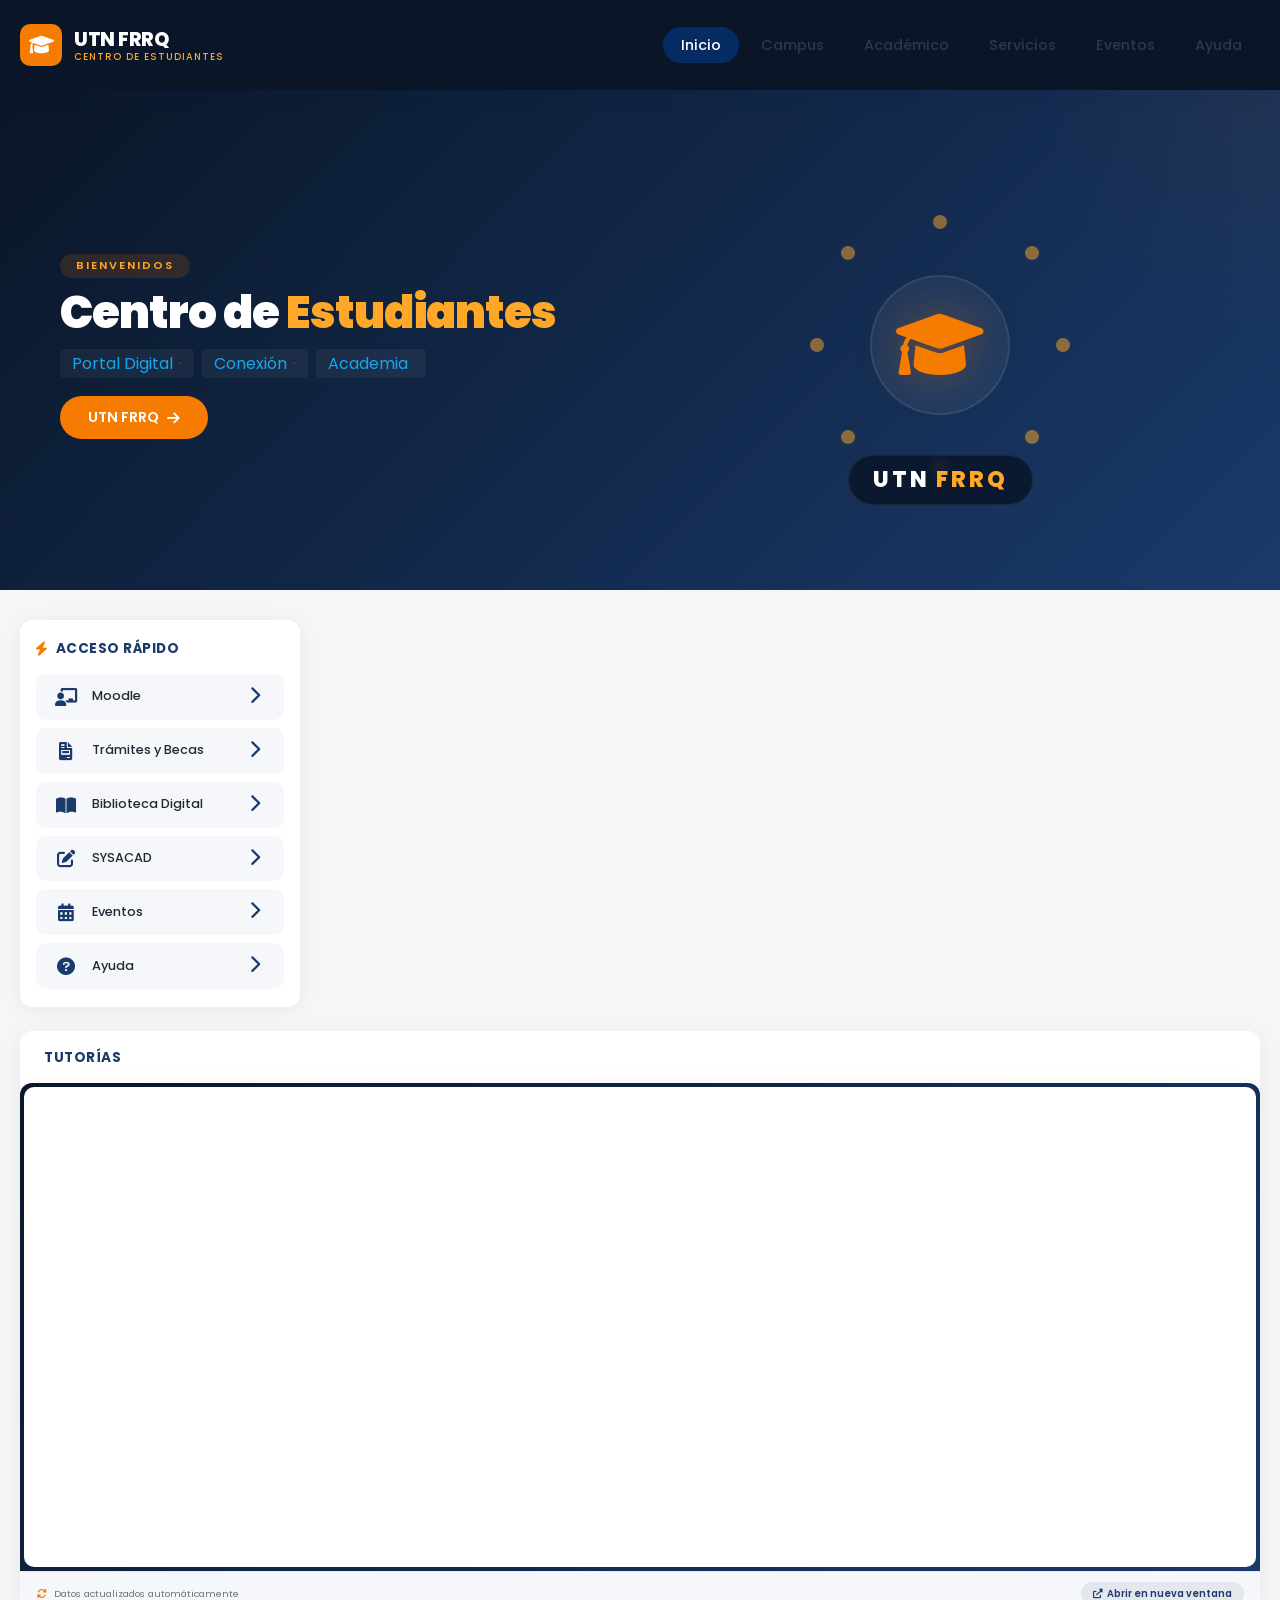
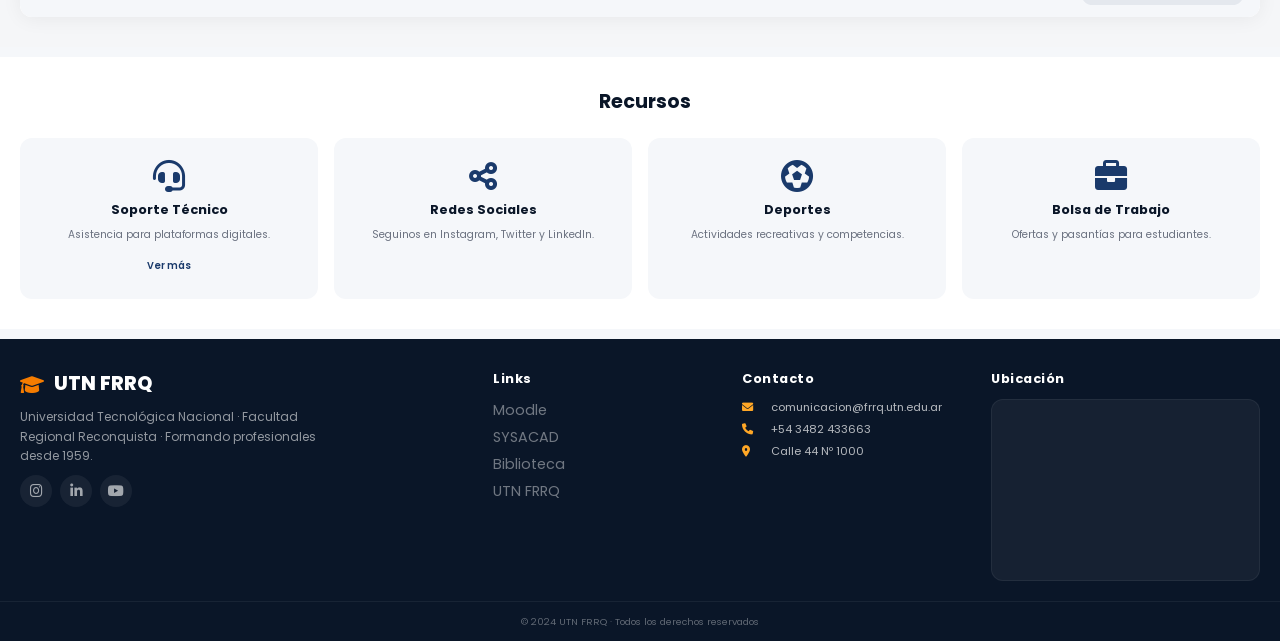
<file: index.html>
<!DOCTYPE html>
<html lang="es">
<head>
    <meta charset="UTF-8" />
    <meta name="viewport" content="width=device-width, initial-scale=1.0" />
    <title>Centro de Estudiantes FRRQ</title>
    <link rel="preconnect" href="https://fonts.googleapis.com" />
    <link rel="preconnect" href="https://fonts.gstatic.com" crossorigin />
    <link href="https://fonts.googleapis.com/css2?family=Poppins:wght@300;400;500;600;700;800;900&display=swap" rel="stylesheet" />
    <link rel="stylesheet" href="https://cdnjs.cloudflare.com/ajax/libs/font-awesome/6.0.0-beta3/css/all.min.css" />
    <link rel="stylesheet" href="css/style.css" />
    <style>
        /* ============================================
           ESTILOS PRINCIPALES - COPIADOS DE ACADEMICO.HTML
        ============================================ */
        :root {
            --azul-oscuro: #0A1628;
            --azul: #1a3a6b;
            --azul-claro: #2B5B8C;
            --naranja: #F57C00;
            --naranja-claro: #FFA726;
            --gris: #F5F7FA;
            --blanco: #FFFFFF;
            --texto: #1F2937;
            --texto-claro: #6B7280;
            --sombra: 0 2px 20px rgba(0,0,0,0.06);
            --radio: 12px;
        }

        * { margin: 0; padding: 0; box-sizing: border-box; }
        body {
            font-family: 'Poppins', sans-serif;
            background: var(--gris);
            color: var(--texto);
        }
        .container {
            max-width: 1280px;
            margin: 0 auto;
            padding: 0 20px;
        }

        /* ===== HEADER (IDÉNTICO A ACADEMICO.HTML) ===== */
        .main-header {
            background: var(--azul-oscuro);
            padding: 14px 0;
            position: sticky;
            top: 0;
            z-index: 100;
        }
        .header-container {
            display: flex;
            align-items: center;
            justify-content: space-between;
        }
        .logo {
            display: flex;
            align-items: center;
            gap: 12px;
        }
        .logo-icon {
            width: 42px;
            height: 42px;
            background: var(--naranja);
            border-radius: 10px;
            display: flex;
            align-items: center;
            justify-content: center;
            color: white;
            font-size: 20px;
        }
        .logo-text {
            display: flex;
            flex-direction: column;
            line-height: 1.2;
        }
        .logo-utn {
            font-weight: 800;
            font-size: 1.2rem;
            color: white;
            letter-spacing: -0.5px;
        }
        .logo-sub {
            font-size: 0.6rem;
            color: var(--naranja-claro);
            text-transform: uppercase;
            letter-spacing: 1px;
            font-weight: 500;
        }
        .nav-list {
            display: flex;
            gap: 4px;
            list-style: none;
        }
        .nav-list a {
            color: rgba(255,255,255,0.7);
            text-decoration: none;
            padding: 6px 16px;
            border-radius: 8px;
            font-size: 0.85rem;
            font-weight: 500;
            transition: all 0.3s;
        }
        .nav-list a:hover,
        .nav-list a.active {
            color: white;
            background: rgba(255,255,255,0.08);
        }
        .nav-list a.active {
            background: var(--naranja);
            color: white;
        }
        .hamburger {
            display: none;
            flex-direction: column;
            gap: 4px;
            background: none;
            border: none;
            cursor: pointer;
            padding: 5px;
        }
        .hamburger span {
            width: 24px;
            height: 2px;
            background: white;
            border-radius: 2px;
        }

        /* ===== HERO ===== */
        .hero {
            background: linear-gradient(135deg, var(--azul-oscuro), var(--azul));
            padding: 50px 0 40px;
            position: relative;
            overflow: hidden;
        }
        .hero::before {
            content: '';
            position: absolute;
            top: -50%;
            right: -20%;
            width: 500px;
            height: 500px;
            background: radial-gradient(circle, rgba(245, 124, 0, 0.05) 0%, transparent 70%);
            border-radius: 50%;
        }
        .hero-container {
            display: grid;
            grid-template-columns: 1fr 1fr;
            gap: 40px;
            align-items: center;
            max-width: 1200px;
            margin: 0 auto;
            position: relative;
            z-index: 2;
        }
        .hero-content {
            text-align: left;
            padding-right: 20px;
        }
        .hero-badge {
            display: inline-block;
            background: rgba(245, 124, 0, 0.15);
            color: var(--naranja-claro);
            padding: 3px 16px;
            border-radius: 20px;
            font-size: 0.7rem;
            font-weight: 600;
            text-transform: uppercase;
            letter-spacing: 2px;
            margin-bottom: 10px;
        }
        .hero-title {
            font-size: 2.8rem;
            font-weight: 900;
            color: white;
            line-height: 1.1;
        }
        .hero-title span { color: var(--naranja-claro); }
        .hero-subtitle {
            color: rgba(255,255,255,0.7);
            font-size: 1rem;
            margin: 8px 0 18px;
            font-weight: 300;
        }
        .hero-subtitle span {
            display: inline-block;
            background: rgba(255,255,255,0.06);
            padding: 2px 12px;
            border-radius: 4px;
            margin-right: 4px;
            font-weight: 400;
        }
        .btn-primary {
            display: inline-flex;
            align-items: center;
            gap: 8px;
            background: var(--naranja);
            color: white;
            padding: 10px 28px;
            border-radius: 30px;
            font-weight: 600;
            font-size: 0.9rem;
            text-decoration: none;
            transition: all 0.3s;
            border: none;
            cursor: pointer;
        }
        .btn-primary:hover {
            background: #E65100;
            transform: translateY(-3px);
            box-shadow: 0 8px 25px rgba(245, 124, 0, 0.35);
        }

        /* ===== LOGO UTN ANIMADO ===== */
        .hero-logo {
            display: flex;
            justify-content: center;
            align-items: center;
            width: 100%;
        }
        .logo-utn-animado {
            position: relative;
            width: 280px;
            height: 280px;
            display: flex;
            align-items: center;
            justify-content: center;
        }
        .logo-anillo {
            position: absolute;
            width: 260px;
            height: 260px;
            animation: girar 12s linear infinite;
        }
        .logo-anillo i {
            position: absolute;
            font-size: 14px;
            color: var(--naranja-claro);
            opacity: 0.5;
            transition: opacity 0.3s;
        }
        .logo-anillo:hover i {
            opacity: 0.8;
        }
        .logo-anillo i:nth-child(1) { top: 0; left: 50%; transform: translateX(-50%); }
        .logo-anillo i:nth-child(2) { top: 14.6%; right: 14.6%; transform: translate(50%, -50%); }
        .logo-anillo i:nth-child(3) { top: 50%; right: 0; transform: translateY(-50%); }
        .logo-anillo i:nth-child(4) { bottom: 14.6%; right: 14.6%; transform: translate(50%, 50%); }
        .logo-anillo i:nth-child(5) { bottom: 0; left: 50%; transform: translateX(-50%); }
        .logo-anillo i:nth-child(6) { bottom: 14.6%; left: 14.6%; transform: translate(-50%, 50%); }
        .logo-anillo i:nth-child(7) { top: 50%; left: 0; transform: translateY(-50%); }
        .logo-anillo i:nth-child(8) { top: 14.6%; left: 14.6%; transform: translate(-50%, -50%); }

        .logo-centro {
            position: relative;
            z-index: 2;
            width: 140px;
            height: 140px;
            background: rgba(255,255,255,0.06);
            border-radius: 50%;
            display: flex;
            align-items: center;
            justify-content: center;
            border: 2px solid rgba(255,255,255,0.08);
            backdrop-filter: blur(4px);
            animation: pulsar 3s ease-in-out infinite;
        }
        .logo-centro i {
            font-size: 70px;
            color: var(--naranja);
            text-shadow: 0 0 40px rgba(245, 124, 0, 0.3);
        }

        .logo-texto-animado {
            position: absolute;
            bottom: -20px;
            display: flex;
            gap: 6px;
            font-weight: 800;
            font-size: 1.4rem;
            color: white;
            letter-spacing: 3px;
            background: rgba(10, 22, 40, 0.85);
            padding: 6px 24px;
            border-radius: 30px;
            backdrop-filter: blur(4px);
            border: 1px solid rgba(255,255,255,0.06);
        }
        .logo-texto-animado span:last-child {
            color: var(--naranja-claro);
        }

        @keyframes girar {
            from { transform: rotate(0deg); }
            to { transform: rotate(360deg); }
        }
        @keyframes pulsar {
            0%, 100% { transform: scale(1); }
            50% { transform: scale(1.05); }
        }

        /* ===== MAIN ===== */
        .main-section { padding: 30px 0; }
        .grid-top {
            display: grid;
            grid-template-columns: 280px 1fr;
            gap: 24px;
            margin-bottom: 24px;
        }
        .tutorias-full { width: 100%; }

        .col {
            background: var(--blanco);
            border-radius: var(--radio);
            padding: 18px 16px;
            box-shadow: var(--sombra);
            transition: all 0.3s;
        }
        .col:hover {
            box-shadow: 0 12px 40px rgba(0,0,0,0.1);
        }
        .col-title {
            font-size: 0.85rem;
            font-weight: 700;
            color: var(--azul);
            margin-bottom: 14px;
            display: flex;
            align-items: center;
            gap: 8px;
            text-transform: uppercase;
            letter-spacing: 0.5px;
        }
        .col-title i { color: var(--naranja); font-size: 0.9rem; }

        .access-list {
            display: flex;
            flex-direction: column;
            gap: 8px;
        }
        .access-item {
            display: flex;
            align-items: center;
            gap: 12px;
            background: var(--gris);
            padding: 10px 14px;
            border-radius: 10px;
            text-decoration: none;
            color: var(--texto);
            transition: all 0.3s;
            border: 2px solid transparent;
        }
        .access-item:hover {
            border-color: var(--naranja);
            transform: translateX(5px);
            background: #EEF2FF;
            box-shadow: var(--sombra);
        }
        .access-item i {
            font-size: 18px;
            color: var(--azul);
            width: 28px;
            text-align: center;
            flex-shrink: 0;
            transition: all 0.3s;
        }
        .access-item:hover i {
            color: var(--naranja);
            transform: scale(1.1);
        }
        .access-item span {
            font-size: 0.8rem;
            font-weight: 500;
        }
        .access-item .arrow {
            margin-left: auto;
            color: var(--texto-claro);
            font-size: 0.7rem;
            transition: all 0.3s;
        }
        .access-item:hover .arrow {
            color: var(--naranja);
            transform: translateX(4px);
        }

        .news-list { display: flex; flex-direction: column; gap: 12px; }
        .news-card {
            display: flex;
            gap: 12px;
            padding: 10px;
            border-radius: 10px;
            background: var(--gris);
            transition: all 0.3s;
            border-left: 3px solid var(--azul);
        }
        .news-card:hover {
            background: #EEF2FF;
            transform: translateX(4px);
        }
        .news-img {
            width: 55px;
            height: 55px;
            border-radius: 8px;
            flex-shrink: 0;
        }
        .news-body { flex: 1; min-width: 0; }
        .news-date {
            font-size: 0.6rem;
            color: var(--texto-claro);
        }
        .news-body h3 {
            font-size: 0.75rem;
            font-weight: 700;
            color: var(--azul);
            margin: 1px 0 2px;
        }
        .news-body p {
            font-size: 0.65rem;
            color: var(--texto-claro);
            margin-bottom: 3px;
            display: -webkit-box;
            -webkit-line-clamp: 2;
            -webkit-box-orient: vertical;
            overflow: hidden;
        }
        .news-btn {
            font-size: 0.65rem;
            color: var(--azul);
            text-decoration: none;
            font-weight: 600;
            transition: all 0.3s;
        }
        .news-btn:hover { color: var(--naranja); }

        .tutor-dashboard {
            background: white;
            border-radius: var(--radio);
            overflow: hidden;
            box-shadow: var(--sombra);
            transition: all 0.3s;
        }
        .tutor-dashboard:hover {
            box-shadow: 0 12px 40px rgba(0,0,0,0.1);
        }
        .tutor-dashboard .iframe-wrapper {
            padding: 4px;
            background: linear-gradient(135deg, var(--azul-oscuro), var(--azul));
        }
        .tutor-dashboard iframe {
            width: 100%;
            height: 480px;
            border-radius: 10px;
            border: none;
            background: white;
            display: block;
        }
        .tutor-dashboard .iframe-footer {
            padding: 10px 16px 12px;
            background: var(--gris);
            display: flex;
            justify-content: space-between;
            align-items: center;
            flex-wrap: wrap;
            gap: 8px;
            border-top: 1px solid #E5E7EB;
        }
        .tutor-dashboard .iframe-footer .info {
            font-size: 0.6rem;
            color: var(--texto-claro);
            display: flex;
            align-items: center;
            gap: 6px;
        }
        .tutor-dashboard .iframe-footer .info i {
            color: var(--naranja);
        }
        .tutor-dashboard .iframe-footer a {
            font-size: 0.6rem;
            color: var(--azul);
            font-weight: 600;
            text-decoration: none;
            display: inline-flex;
            align-items: center;
            gap: 4px;
            padding: 4px 12px;
            border-radius: 20px;
            background: rgba(26, 58, 107, 0.08);
            transition: all 0.3s;
        }
        .tutor-dashboard .iframe-footer a:hover {
            background: var(--azul);
            color: white;
        }

        .resources-section { padding: 30px 0; background: white; margin-top: 10px; }
        .section-title {
            font-size: 1.2rem;
            font-weight: 700;
            color: var(--azul-oscuro);
            text-align: center;
            margin-bottom: 20px;
            display: flex;
            align-items: center;
            justify-content: center;
            gap: 10px;
        }
        .section-title i { color: var(--naranja); }
        .resources-grid {
            display: grid;
            grid-template-columns: repeat(4, 1fr);
            gap: 16px;
        }
        .resource-card {
            text-align: center;
            padding: 20px 12px;
            background: var(--gris);
            border-radius: var(--radio);
            transition: all 0.3s;
            border: 2px solid transparent;
        }
        .resource-card:hover {
            transform: translateY(-6px);
            border-color: var(--naranja);
            box-shadow: 0 12px 40px rgba(0,0,0,0.1);
        }
        .resource-card i {
            font-size: 2rem;
            color: var(--azul);
            margin-bottom: 8px;
            display: block;
            transition: all 0.3s;
        }
        .resource-card:hover i {
            color: var(--naranja);
            transform: scale(1.1);
        }
        .resource-card h3 {
            font-size: 0.8rem;
            font-weight: 700;
            color: var(--azul-oscuro);
        }
        .resource-card p {
            font-size: 0.65rem;
            color: var(--texto-claro);
            margin: 3px 0 6px;
            line-height: 1.5;
        }
        .resource-link {
            font-size: 0.6rem;
            color: var(--azul);
            font-weight: 600;
            text-decoration: none;
            transition: all 0.3s;
        }
        .resource-link:hover { color: var(--naranja); }

        /* ===== FOOTER ===== */
        .main-footer {
            background: var(--azul-oscuro);
            color: rgba(255,255,255,0.7);
            padding: 30px 0 0;
            margin-top: 10px;
        }
        .footer-container {
            display: grid;
            grid-template-columns: 2fr 1fr 1fr 1.2fr;
            gap: 25px;
            padding-bottom: 20px;
            border-bottom: 1px solid rgba(255,255,255,0.06);
        }
        .footer-logo {
            font-size: 1.2rem;
            font-weight: 800;
            color: white;
            display: flex;
            align-items: center;
            gap: 10px;
            margin-bottom: 8px;
        }
        .footer-logo i { color: var(--naranja); }
        .footer-desc { font-size: 0.75rem; line-height: 1.6; margin-bottom: 10px; opacity: 0.8; }
        .footer-social { display: flex; gap: 8px; }
        .footer-social a {
            width: 32px;
            height: 32px;
            border-radius: 50%;
            background: rgba(255,255,255,0.06);
            display: flex;
            align-items: center;
            justify-content: center;
            color: rgba(255,255,255,0.6);
            transition: all 0.3s;
            font-size: 0.9rem;
        }
        .footer-social a:hover { background: var(--naranja); color: white; transform: translateY(-3px); }
        .footer-col h4 {
            color: white;
            font-size: 0.8rem;
            margin-bottom: 10px;
            letter-spacing: 0.5px;
        }
        .footer-col ul { list-style: none; }
        .footer-col ul li {
            font-size: 0.7rem;
            margin-bottom: 4px;
        }
        .footer-col ul li a {
            color: rgba(255,255,255,0.6);
            text-decoration: none;
            transition: all 0.3s;
        }
        .footer-col ul li a:hover { color: var(--naranja-claro); }
        .footer-col ul li i {
            width: 18px;
            color: var(--naranja-claro);
        }
        .footer-map iframe {
            width: 100%;
            height: 140px;
            border-radius: 8px;
            border: none;
        }
        .footer-bottom {
            text-align: center;
            padding: 12px 0;
            font-size: 0.6rem;
            opacity: 0.5;
        }

        @media (max-width: 1024px) {
            .grid-top { grid-template-columns: 1fr 1fr; }
            .resources-grid { grid-template-columns: repeat(2, 1fr); }
            .logo-utn-animado { width: 240px; height: 240px; }
            .logo-anillo { width: 220px; height: 220px; }
            .logo-centro { width: 120px; height: 120px; }
            .logo-centro i { font-size: 58px; }
            .logo-anillo i { font-size: 12px; }
            .tutor-dashboard iframe { height: 400px; }
        }

        @media (max-width: 820px) {
            .hamburger { display: flex; }
            .main-nav {
                display: none;
                position: absolute;
                top: 70px;
                left: 0;
                right: 0;
                background: var(--azul-oscuro);
                padding: 16px;
                border-radius: 0 0 12px 12px;
            }
            .main-nav.open { display: block; }
            .nav-list { flex-direction: column; gap: 2px; }
            .nav-list a { display: block; padding: 8px 16px; }
            .hero-container {
                grid-template-columns: 1fr;
                text-align: center;
                gap: 20px;
            }
            .hero-content {
                text-align: center;
                padding-right: 0;
            }
            .hero-logo { justify-content: center; }
            .logo-utn-animado { width: 200px; height: 200px; }
            .logo-anillo { width: 180px; height: 180px; }
            .logo-centro { width: 100px; height: 100px; }
            .logo-centro i { font-size: 48px; }
            .logo-anillo i { font-size: 11px; }
            .logo-texto-animado {
                font-size: 1rem;
                padding: 4px 16px;
                bottom: -16px;
            }
            .hero-title { font-size: 2rem; }
            .grid-top { grid-template-columns: 1fr; }
            .resources-grid { grid-template-columns: 1fr 1fr; }
            .footer-container { grid-template-columns: 1fr 1fr; gap: 20px; }
            .tutor-dashboard iframe { height: 380px; }
            .tutor-dashboard .iframe-footer {
                flex-direction: column;
                text-align: center;
            }
        }

        @media (max-width: 480px) {
            .hero-title { font-size: 1.6rem; }
            .hero { padding: 30px 0; }
            .logo-utn-animado { width: 160px; height: 160px; }
            .logo-anillo { width: 140px; height: 140px; }
            .logo-centro { width: 80px; height: 80px; }
            .logo-centro i { font-size: 36px; }
            .logo-anillo i { font-size: 9px !important; }
            .logo-texto-animado {
                font-size: 0.8rem;
                padding: 3px 12px;
                bottom: -12px;
                gap: 4px;
            }
            .resources-grid { grid-template-columns: 1fr; }
            .footer-container { grid-template-columns: 1fr; }
            .col { padding: 14px; }
            .tutor-dashboard iframe { height: 320px; }
        }

        @keyframes fadeUp {
            from { opacity: 0; transform: translateY(16px); }
            to { opacity: 1; transform: translateY(0); }
        }
        .stat-card { animation: fadeUp 0.4s ease forwards; opacity: 0; }
        .stat-card:nth-child(1) { animation-delay: 0.05s; }
        .stat-card:nth-child(2) { animation-delay: 0.1s; }
        .stat-card:nth-child(3) { animation-delay: 0.15s; }
        .stat-card:nth-child(4) { animation-delay: 0.2s; }
        .stat-card:nth-child(5) { animation-delay: 0.25s; }
        .stat-card:nth-child(6) { animation-delay: 0.3s; }
        .stat-card:nth-child(7) { animation-delay: 0.35s; }
    </style>
</head>
<body>

    <header class="main-header">
        <div class="container header-container">
            <div class="logo">
                <div class="logo-icon"><i class="fas fa-graduation-cap"></i></div>
                <div class="logo-text">
                    <span class="logo-utn">UTN FRRQ</span>
                    <span class="logo-sub">Centro de Estudiantes</span>
                </div>
            </div>
            <nav class="main-nav">
                <ul class="nav-list">
                    <li><a href="index.html" class="active">Inicio</a></li>
                    <li><a href="campus.html">Campus</a></li>
                    <li><a href="academico.html">Académico</a></li>
                    <li><a href="servicios.html">Servicios</a></li>
                    <li><a href="eventos.html">Eventos</a></li>
                    <li><a href="ayuda.html">Ayuda</a></li>
                </ul>
            </nav>
            <button class="hamburger" aria-label="Menú"><span></span><span></span><span></span></button>
        </div>
    </header>

    <section class="hero">
        <div class="container hero-container">
            <div class="hero-content">
                <span class="hero-badge">Bienvenidos</span>
                <h1 class="hero-title">Centro de <span>Estudiantes</span></h1>
                <p class="hero-subtitle">
                    <span>Portal Digital</span>
                    <span>Conexión</span>
                    <span>Academia</span>
                </p>
                <a href="https://www.frrq.utn.edu.ar" class="btn-primary" target="_blank">
                    UTN FRRQ <i class="fas fa-arrow-right"></i>
                </a>
            </div>
            <div class="hero-logo">
                <div class="logo-utn-animado">
                    <div class="logo-anillo">
                        <i class="fas fa-circle"></i>
                        <i class="fas fa-circle"></i>
                        <i class="fas fa-circle"></i>
                        <i class="fas fa-circle"></i>
                        <i class="fas fa-circle"></i>
                        <i class="fas fa-circle"></i>
                        <i class="fas fa-circle"></i>
                        <i class="fas fa-circle"></i>
                    </div>
                    <div class="logo-centro">
                        <i class="fas fa-graduation-cap"></i>
                    </div>
                    <div class="logo-texto-animado">
                        <span>UTN</span>
                        <span>FRRQ</span>
                    </div>
                </div>
            </div>
        </div>
    </section>

    <section class="main-section">
        <div class="container">
            <div class="grid-top">
                <div class="col">
                    <h2 class="col-title"><i class="fas fa-bolt"></i> Acceso Rápido</h2>
                    <div class="access-list">
                        <a href="https://frrq.cvg.utn.edu.ar/" class="access-item" target="_blank">
                            <i class="fas fa-chalkboard-user"></i>
                            <span>Moodle</span>
                            <span class="arrow"><i class="fas fa-chevron-right"></i></span>
                        </a>
                        <a href="academico.html" class="access-item">
                            <i class="fas fa-file-invoice"></i>
                            <span>Trámites y Becas</span>
                            <span class="arrow"><i class="fas fa-chevron-right"></i></span>
                        </a>
                        <a href="servicios.html" class="access-item">
                            <i class="fas fa-book-open"></i>
                            <span>Biblioteca Digital</span>
                            <span class="arrow"><i class="fas fa-chevron-right"></i></span>
                        </a>
                        <a href="https://www3.frrq.utn.edu.ar/sysacadweb/loginalumno.asp" class="access-item" target="_blank">
                            <i class="fas fa-pen-to-square"></i>
                            <span>SYSACAD</span>
                            <span class="arrow"><i class="fas fa-chevron-right"></i></span>
                        </a>
                        <a href="eventos.html" class="access-item">
                            <i class="fas fa-calendar-days"></i>
                            <span>Eventos</span>
                            <span class="arrow"><i class="fas fa-chevron-right"></i></span>
                        </a>
                        <a href="ayuda.html" class="access-item">
                            <i class="fas fa-circle-question"></i>
                            <span>Ayuda</span>
                            <span class="arrow"><i class="fas fa-chevron-right"></i></span>
                        </a>
                    </div>
                </div>
            </div>
            <div class="tutorias-full">
                <div class="col" style="padding: 0; overflow: hidden;">
                    <h2 class="col-title" style="padding: 16px 16px 0 16px;"><i class="fas fa-chart-simple"></i> Tutorías</h2>
                    <div class="tutor-dashboard">
                        <div class="iframe-wrapper">
                            <iframe src="https://docs.google.com/spreadsheets/d/e/2PACX-1vSoxytliVeyR4EfziEUEFW_AL9o1w2jXPFpV0DnIcQ0WkAEtGulwDZpSimfgRuWD50lkP-_2RiQxMqh/pubhtml?widget=true&amp;headers=false" 
                                    title="Tutorías UTN FRRQ"
                                    loading="lazy">
                            </iframe>
                        </div>
                        <div class="iframe-footer">
                            <span class="info">
                                <i class="fas fa-sync-alt fa-fw"></i>
                                Datos actualizados automáticamente
                            </span>
                            <a href="https://docs.google.com/spreadsheets/d/e/2PACX-1vSoxytliVeyR4EfziEUEFW_AL9o1w2jXPFpV0DnIcQ0WkAEtGulwDZpSimfgRuWD50lkP-_2RiQxMqh/pubhtml?widget=true&amp;headers=false" 
                               target="_blank" 
                               rel="noopener noreferrer">
                                <i class="fas fa-external-link-alt"></i>
                                Abrir en nueva ventana
                            </a>
                        </div>
                    </div>
                </div>
            </div>
        </div>
    </section>

    <section class="resources-section">
        <div class="container">
            <h2 class="section-title"><i class="fas fa-people-group"></i> Recursos</h2>
            <div class="resources-grid">
                <div class="resource-card">
                    <i class="fas fa-headset"></i>
                    <h3>Soporte Técnico</h3>
                    <p>Asistencia para plataformas digitales.</p>
                    <a href="ayuda.html" class="resource-link">Ver más</a>
                </div>
                <div class="resource-card">
                    <i class="fas fa-share-nodes"></i>
                    <h3>Redes Sociales</h3>
                    <p>Seguinos en Instagram, Twitter y LinkedIn.</p>
                </div>
                <div class="resource-card">
                    <i class="fas fa-futbol"></i>
                    <h3>Deportes</h3>
                    <p>Actividades recreativas y competencias.</p>
                </div>
                <div class="resource-card">
                    <i class="fas fa-briefcase"></i>
                    <h3>Bolsa de Trabajo</h3>
                    <p>Ofertas y pasantías para estudiantes.</p>
                </div>
            </div>
        </div>
    </section>

    <footer class="main-footer">
        <div class="container footer-container">
            <div class="footer-col">
                <div class="footer-logo"><i class="fas fa-graduation-cap"></i>UTN FRRQ</div>
                <p class="footer-desc">Universidad Tecnológica Nacional · Facultad Regional Reconquista · Formando profesionales desde 1959.</p>
                <div class="footer-social">
                    <a href="#"><i class="fab fa-instagram"></i></a>
                    <a href="#"><i class="fab fa-linkedin-in"></i></a>
                    <a href="#"><i class="fab fa-youtube"></i></a>
                </div>
            </div>
            <div class="footer-col">
                <h4>Links</h4>
                <ul>
                    <li><a href="https://frrq.cvg.utn.edu.ar/" target="_blank">Moodle</a></li>
                    <li><a href="https://www3.frrq.utn.edu.ar/sysacadweb/loginalumno.asp" target="_blank">SYSACAD</a></li>
                    <li><a href="https://www.frrq.utn.edu.ar/biblioteca-ing-alcides-martinez/" target="_blank">Biblioteca</a></li>
                    <li><a href="https://www.frrq.utn.edu.ar" target="_blank">UTN FRRQ</a></li>
                </ul>
            </div>
            <div class="footer-col">
                <h4>Contacto</h4>
                <ul>
                    <li><i class="fas fa-envelope"></i> comunicacion@frrq.utn.edu.ar</li>
                    <li><i class="fas fa-phone"></i> +54 3482 433663</li>
                    <li><i class="fas fa-map-marker-alt"></i> Calle 44 Nº 1000</li>
                </ul>
            </div>
            <div class="footer-col">
                <h4>Ubicación</h4>
                <div class="footer-map">
                    <iframe src="https://www.google.com/maps/embed?pb=!1m14!1m8!1m3!1d6969.241812949353!2d-59.66433200000001!3d-29.146370000000005!3m2!1i1024!2i768!4f13.1!3m3!1m2!1s0x944eb070e4b85b65%3A0x2aae9b3904deeb0f!2sUTN%20-%20Facultad%20Regional%20Reconquista!5e0!3m2!1ses!2sus!4v1785991252262!5m2!1ses!2sus" 
                            width="100%" height="140" style="border:0; border-radius:8px;" allowfullscreen="" loading="lazy">
                    </iframe>
                </div>
            </div>
        </div>
        <div class="footer-bottom">
            <div class="container"><p>&copy; 2024 UTN FRRQ · Todos los derechos reservados</p></div>
        </div>
    </footer>

    <script>
        document.querySelector('.hamburger').addEventListener('click', function() {
            document.querySelector('.main-nav').classList.toggle('open');
        });

        document.querySelectorAll('.nav-list a').forEach(link => {
            link.addEventListener('click', function() {
                if (window.innerWidth <= 820) {
                    document.querySelector('.main-nav').classList.remove('open');
                }
            });
        });
    </script>

</body>
</html>
</file>
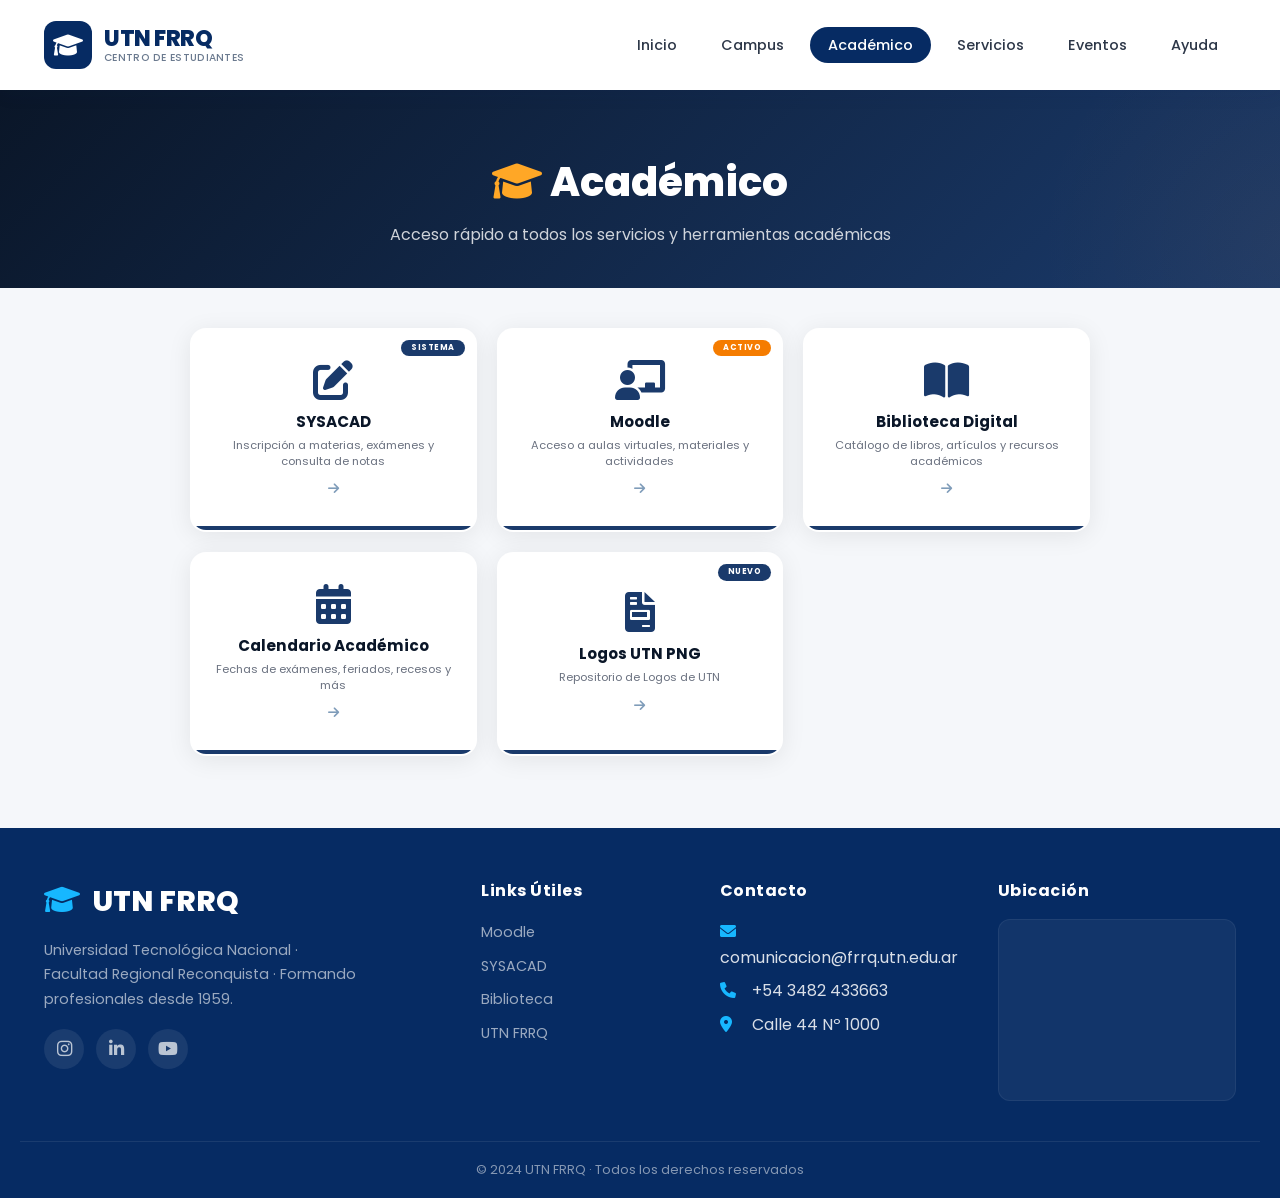
<file: academico.html>
<!DOCTYPE html>
<html lang="es">
<head>
    <meta charset="UTF-8" />
    <meta name="viewport" content="width=device-width, initial-scale=1.0" />
    <title>Académico · Centro de Estudiantes FRRQ</title>
    <link rel="preconnect" href="https://fonts.googleapis.com" />
    <link rel="preconnect" href="https://fonts.gstatic.com" crossorigin />
    <link href="https://fonts.googleapis.com/css2?family=Poppins:wght@300;400;500;600;700;800;900&display=swap" rel="stylesheet" />
    <link rel="stylesheet" href="https://cdnjs.cloudflare.com/ajax/libs/font-awesome/6.0.0-beta3/css/all.min.css" />
    <link rel="stylesheet" href="css/style.css" />
    <style>
        :root {
            --azul-oscuro: #0A1628;
            --azul: #1a3a6b;
            --azul-claro: #2B5B8C;
            --naranja: #F57C00;
            --naranja-claro: #FFA726;
            --gris: #F5F7FA;
            --blanco: #FFFFFF;
            --texto: #1F2937;
            --texto-claro: #6B7280;
            --sombra: 0 4px 24px rgba(0,0,0,0.08);
            --sombra-hover: 0 8px 32px rgba(0,0,0,0.12);
            --radio: 16px;
            --radio-sm: 10px;
        }

        .page-header {
            background: linear-gradient(135deg, var(--azul-oscuro), var(--azul));
            padding: 60px 0 40px;
            color: white;
            text-align: center;
            position: relative;
            overflow: hidden;
        }
        .page-header::before {
            content: '';
            position: absolute;
            top: -50%;
            right: -20%;
            width: 500px;
            height: 500px;
            background: radial-gradient(circle, rgba(245, 124, 0, 0.05) 0%, transparent 70%);
            border-radius: 50%;
        }
        .page-header h1 { 
            font-size: 2.5rem; 
            font-weight: 800;
            position: relative;
            z-index: 2;
        }
        .page-header h1 i { color: var(--naranja-claro); }
        .page-header p { 
            font-size: 1rem; 
            opacity: 0.8; 
            max-width: 600px; 
            margin: 8px auto 0;
            position: relative;
            z-index: 2;
        }

        .page-content { 
            padding: 40px 0; 
            background: var(--gris);
            min-height: 60vh;
        }

        /* ===== GRID DE BOTONES ===== */
        .botones-grid {
            display: grid;
            grid-template-columns: repeat(3, 1fr);
            gap: 20px;
            max-width: 900px;
            margin: 0 auto;
        }

        .btn-academico {
            display: flex;
            flex-direction: column;
            align-items: center;
            justify-content: center;
            text-align: center;
            padding: 30px 20px;
            background: var(--blanco);
            border-radius: var(--radio);
            box-shadow: var(--sombra);
            text-decoration: none;
            color: var(--texto);
            transition: all 0.3s ease;
            border: 2px solid transparent;
            position: relative;
            overflow: hidden;
            min-height: 140px;
        }
        .btn-academico::after {
            content: '';
            position: absolute;
            bottom: 0;
            left: 0;
            right: 0;
            height: 4px;
            background: var(--azul);
            transition: all 0.3s ease;
        }
        .btn-academico:hover {
            transform: translateY(-6px);
            box-shadow: var(--sombra-hover);
            border-color: var(--naranja);
        }
        .btn-academico:hover::after {
            background: var(--naranja);
            height: 5px;
        }
        .btn-academico:active {
            transform: translateY(-2px);
        }

        .btn-academico .icono {
            font-size: 2.5rem;
            color: var(--azul);
            margin-bottom: 10px;
            transition: all 0.3s ease;
        }
        .btn-academico:hover .icono {
            color: var(--naranja);
            transform: scale(1.1);
        }

        .btn-academico .titulo {
            font-size: 0.95rem;
            font-weight: 700;
            color: var(--azul-oscuro);
            margin-bottom: 4px;
        }
        .btn-academico .descripcion {
            font-size: 0.7rem;
            color: var(--texto-claro);
            line-height: 1.4;
        }

        .btn-academico .flecha {
            margin-top: 10px;
            font-size: 0.8rem;
            color: var(--azul-claro);
            transition: all 0.3s ease;
            opacity: 0.6;
        }
        .btn-academico:hover .flecha {
            color: var(--naranja);
            transform: translateX(4px);
            opacity: 1;
        }

        /* ===== BADGE NUEVO ===== */
        .btn-academico .badge-nuevo {
            position: absolute;
            top: 10px;
            right: 10px;
            background: var(--naranja);
            color: white;
            font-size: 0.5rem;
            font-weight: 700;
            padding: 2px 10px;
            border-radius: 20px;
            text-transform: uppercase;
            letter-spacing: 0.5px;
        }
        .btn-academico .badge-azul {
            position: absolute;
            top: 10px;
            right: 10px;
            background: var(--azul);
            color: white;
            font-size: 0.5rem;
            font-weight: 700;
            padding: 2px 10px;
            border-radius: 20px;
            text-transform: uppercase;
            letter-spacing: 0.5px;
        }

        /* ===== ENLACES EXTERNOS ===== */
        .enlaces-externos {
            margin-top: 30px;
            text-align: center;
            padding: 20px;
            background: var(--blanco);
            border-radius: var(--radio);
            box-shadow: var(--sombra);
            max-width: 900px;
            margin-left: auto;
            margin-right: auto;
        }
        .enlaces-externos h3 {
            font-size: 1rem;
            color: var(--azul-oscuro);
            margin-bottom: 12px;
        }
        .enlaces-externos h3 i {
            color: var(--naranja);
        }
        .enlaces-externos .links {
            display: flex;
            justify-content: center;
            gap: 16px;
            flex-wrap: wrap;
        }
        .enlaces-externos .links a {
            display: inline-flex;
            align-items: center;
            gap: 6px;
            padding: 8px 20px;
            background: var(--gris);
            border-radius: 30px;
            text-decoration: none;
            color: var(--texto);
            font-size: 0.8rem;
            font-weight: 500;
            transition: all 0.3s ease;
        }
        .enlaces-externos .links a:hover {
            background: var(--azul);
            color: white;
            transform: translateY(-2px);
            box-shadow: var(--sombra);
        }
        .enlaces-externos .links a i {
            color: var(--azul-claro);
            transition: all 0.3s ease;
        }
        .enlaces-externos .links a:hover i {
            color: white;
        }

        /* ===== RESPONSIVE ===== */
        @media (max-width: 820px) {
            .botones-grid {
                grid-template-columns: repeat(2, 1fr);
                gap: 16px;
            }
            .page-header h1 { font-size: 2rem; }
            .btn-academico {
                min-height: 120px;
                padding: 24px 16px;
            }
            .btn-academico .icono { font-size: 2rem; }
        }

        @media (max-width: 480px) {
            .botones-grid {
                grid-template-columns: 1fr;
                gap: 12px;
            }
            .page-header h1 { font-size: 1.6rem; }
            .page-header { padding: 40px 0 30px; }
            .btn-academico {
                min-height: 100px;
                padding: 18px 16px;
                flex-direction: row;
                gap: 16px;
                text-align: left;
            }
            .btn-academico .icono {
                font-size: 1.8rem;
                margin-bottom: 0;
                flex-shrink: 0;
            }
            .btn-academico .flecha {
                margin-top: 0;
                margin-left: auto;
            }
            .btn-academico .badge-nuevo,
            .btn-academico .badge-azul {
                position: static;
                margin-left: auto;
                font-size: 0.45rem;
                padding: 1px 8px;
                flex-shrink: 0;
            }
            .btn-academico::after {
                height: 3px;
            }
            .enlaces-externos .links {
                flex-direction: column;
                align-items: center;
            }
            .enlaces-externos .links a {
                width: 100%;
                justify-content: center;
            }
        }
    </style>
</head>
<body>

    <!-- ============================================
    HEADER
    ============================================ -->
    <header class="main-header">
        <div class="container header-container">
            <div class="logo">
                <div class="logo-icon"><i class="fas fa-graduation-cap"></i></div>
                <div class="logo-text">
                    <span class="logo-utn">UTN FRRQ</span>
                    <span class="logo-sub">Centro de Estudiantes</span>
                </div>
            </div>
            <nav class="main-nav">
                <ul class="nav-list">
                    <li><a href="index.html">Inicio</a></li>
                    <li><a href="campus.html">Campus</a></li>
                    <li><a href="academico.html" class="active">Académico</a></li>
                    <li><a href="servicios.html">Servicios</a></li>
                    <li><a href="eventos.html">Eventos</a></li>
                    <li><a href="ayuda.html">Ayuda</a></li>
                </ul>
            </nav>
            <button class="hamburger"><span></span><span></span><span></span></button>
        </div>
    </header>

    <!-- ============================================
    PAGE HEADER
    ============================================ -->
    <section class="page-header">
        <div class="container">
            <h1><i class="fas fa-graduation-cap"></i> Académico</h1>
            <p>Acceso rápido a todos los servicios y herramientas académicas</p>
        </div>
    </section>

    <!-- ============================================
    PAGE CONTENT - BOTONES
    ============================================ -->
    <section class="page-content">
        <div class="container">

            <!-- GRID DE BOTONES -->
            <div class="botones-grid">

                <!-- 1. SYSACAD -->
                <a href="https://www3.frrq.utn.edu.ar/sysacadweb/loginalumno.asp" class="btn-academico" target="_blank" rel="noopener noreferrer">
                    <span class="badge-azul">Sistema</span>
                    <i class="fas fa-pen-to-square icono"></i>
                    <span class="titulo">SYSACAD</span>
                    <span class="descripcion">Inscripción a materias, exámenes y consulta de notas</span>
                    <span class="flecha"><i class="fas fa-arrow-right"></i></span>
                </a>

                <!-- 2. Moodle -->
                <a href="https://frrq.cvg.utn.edu.ar/" class="btn-academico" target="_blank" rel="noopener noreferrer">
                    <span class="badge-nuevo">Activo</span>
                    <i class="fas fa-chalkboard-user icono"></i>
                    <span class="titulo">Moodle</span>
                    <span class="descripcion">Acceso a aulas virtuales, materiales y actividades</span>
                    <span class="flecha"><i class="fas fa-arrow-right"></i></span>
                </a>

                <!-- 3. Biblioteca Digital -->
                <a href="https://www.frrq.utn.edu.ar/biblioteca-ing-alcides-martinez/" class="btn-academico" target="_blank" rel="noopener noreferrer">
                    <i class="fas fa-book-open icono"></i>
                    <span class="titulo">Biblioteca Digital</span>
                    <span class="descripcion">Catálogo de libros, artículos y recursos académicos</span>
                    <span class="flecha"><i class="fas fa-arrow-right"></i></span>
                </a>

                <!-- 4. Calendario Académico -->
                <a href="https://www.frrq.utn.edu.ar/calendario-academico-2026-2027/" class="btn-academico" target="_blank" rel="noopener noreferrer">
                    <i class="fas fa-calendar-alt icono"></i>
                    <span class="titulo">Calendario Académico</span>
                    <span class="descripcion">Fechas de exámenes, feriados, recesos y más</span>
                    <span class="flecha"><i class="fas fa-arrow-right"></i></span>
                </a>

                <!-- 5. Logos -->
                <a href="https://www.frrq.utn.edu.ar/recursos-frrq/" class="btn-academico" target="_blank" rel="noopener noreferrer">
                    <span class="badge-azul">Nuevo</span>
                    <i class="fas fa-file-invoice icono"></i>
                    <span class="titulo">Logos UTN PNG</span>
                    <span class="descripcion">Repositorio de Logos de UTN</span>
                    <span class="flecha"><i class="fas fa-arrow-right"></i></span>
                </a>
            </div>
        </div>
    </section>

    <!-- ============================================
    FOOTER
    ============================================ -->
    <footer class="main-footer">
        <div class="container footer-container">
            <div class="footer-col">
                <div class="footer-logo"><i class="fas fa-graduation-cap"></i><span>UTN FRRQ</span></div>
                <p class="footer-desc">Universidad Tecnológica Nacional · Facultad Regional Reconquista · Formando profesionales desde 1959.</p>
                <div class="footer-social">
                    <a href="#"><i class="fab fa-instagram"></i></a>
                    <a href="#"><i class="fab fa-linkedin-in"></i></a>
                    <a href="#"><i class="fab fa-youtube"></i></a>
                </div>
            </div>
            <div class="footer-col">
                <h4>Links Útiles</h4>
                <ul>
                    <li><a href="https://frrq.cvg.utn.edu.ar/" target="_blank">Moodle</a></li>
                    <li><a href="https://www3.frrq.utn.edu.ar/sysacadweb/loginalumno.asp" target="_blank">SYSACAD</a></li>
                    <li><a href="https://www.frrq.utn.edu.ar/biblioteca-ing-alcides-martinez/" target="_blank">Biblioteca</a></li>
                    <li><a href="https://www.frrq.utn.edu.ar" target="_blank">UTN FRRQ</a></li>
                </ul>
            </div>
            <div class="footer-col">
                <h4>Contacto</h4>
                <ul>
                    <li><i class="fas fa-envelope"></i> comunicacion@frrq.utn.edu.ar</li>
                    <li><i class="fas fa-phone"></i> +54 3482 433663</li>
                    <li><i class="fas fa-map-marker-alt"></i> Calle 44 Nº 1000</li>
                </ul>
            </div>
            <div class="footer-col">
                <h4>Ubicación</h4>
                <div class="footer-map">
                    <iframe src="https://www.google.com/maps/embed?pb=!1m14!1m8!1m3!1d6969.241812949353!2d-59.66433200000001!3d-29.146370000000005!3m2!1i1024!2i768!4f13.1!3m3!1m2!1s0x944eb070e4b85b65%3A0x2aae9b3904deeb0f!2sUTN%20-%20Facultad%20Regional%20Reconquista!5e0!3m2!1ses!2sus!4v1785991252262!5m2!1ses!2sus" 
                            width="100%" height="140" style="border:0; border-radius:8px;" allowfullscreen="" loading="lazy">
                    </iframe>
                </div>
            </div>
        </div>
        <div class="footer-bottom">
            <div class="container"><p>&copy; 2024 UTN FRRQ · Todos los derechos reservados</p></div>
        </div>
    </footer>

    <script src="js/script.js"></script>
</body>
</html>
</file>
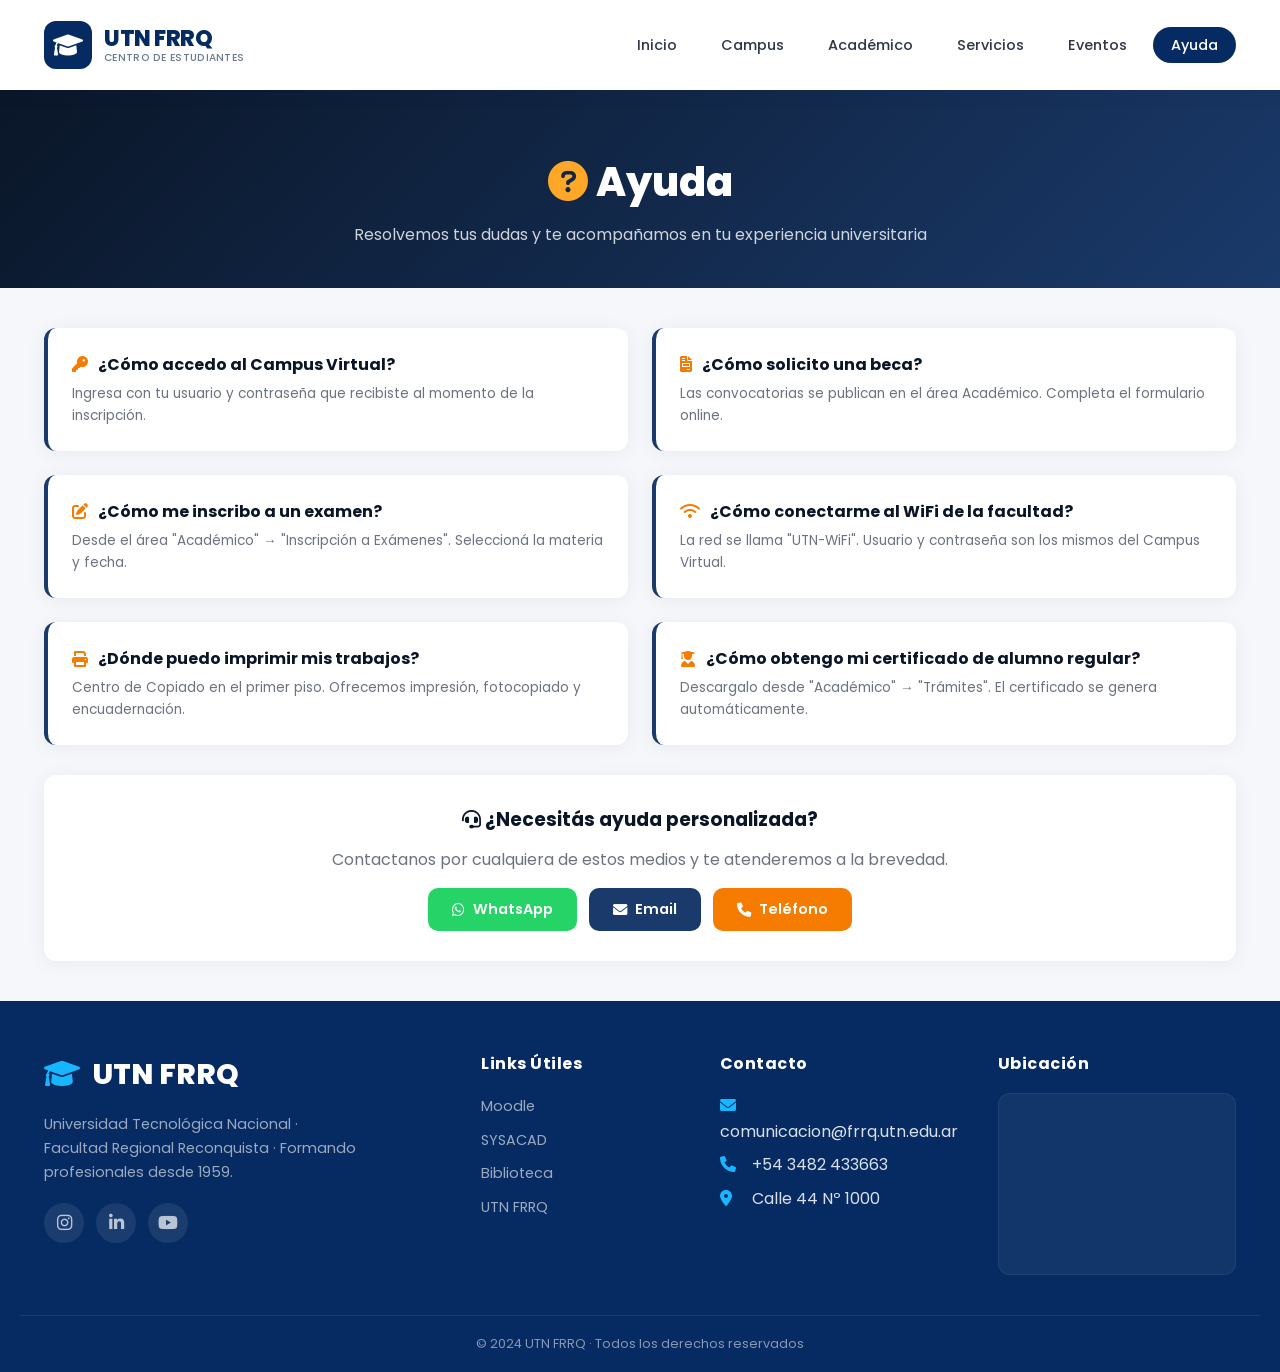
<file: ayuda.html>
<!DOCTYPE html>
<html lang="es">
<head>
    <meta charset="UTF-8" />
    <meta name="viewport" content="width=device-width, initial-scale=1.0" />
    <title>Ayuda · Centro de Estudiantes FRRQ</title>
    <link rel="preconnect" href="https://fonts.googleapis.com" />
    <link rel="preconnect" href="https://fonts.gstatic.com" crossorigin />
    <link href="https://fonts.googleapis.com/css2?family=Poppins:wght@300;400;500;600;700;800;900&display=swap" rel="stylesheet" />
    <link rel="stylesheet" href="https://cdnjs.cloudflare.com/ajax/libs/font-awesome/6.0.0-beta3/css/all.min.css" />
    <link rel="stylesheet" href="css/style.css" />
    <style>
        :root {
            --azul-oscuro: #0A1628;
            --azul: #1a3a6b;
            --azul-claro: #2B5B8C;
            --naranja: #F57C00;
            --naranja-claro: #FFA726;
            --gris: #F5F7FA;
            --blanco: #FFFFFF;
            --texto: #1F2937;
            --texto-claro: #6B7280;
            --sombra: 0 2px 20px rgba(0,0,0,0.06);
            --radio: 12px;
        }

        .page-header {
            background: linear-gradient(135deg, var(--azul-oscuro), var(--azul));
            padding: 60px 0 40px;
            color: white;
            text-align: center;
        }
        .page-header h1 { font-size: 2.5rem; font-weight: 800; }
        .page-header h1 i { color: var(--naranja-claro); }
        .page-header p { font-size: 1rem; opacity: 0.8; max-width: 600px; margin: 8px auto 0; }
        .page-content { padding: 40px 0; background: var(--gris); }

        .ayuda-grid { display: grid; grid-template-columns: repeat(2, 1fr); gap: 24px; }
        .ayuda-card {
            background: var(--blanco);
            border-radius: var(--radio);
            padding: 24px;
            box-shadow: var(--sombra);
            transition: 0.3s;
            border-left: 4px solid var(--azul);
        }
        .ayuda-card:hover {
            transform: translateY(-4px);
            box-shadow: 0 12px 40px rgba(0,0,0,0.1);
            border-left-color: var(--naranja);
        }
        .ayuda-card h3 {
            font-size: 1rem;
            color: var(--azul-oscuro);
            margin-bottom: 6px;
            display: flex;
            align-items: center;
            gap: 10px;
        }
        .ayuda-card h3 i { color: var(--naranja); }
        .ayuda-card p {
            color: var(--texto-claro);
            font-size: 0.85rem;
            line-height: 1.6;
        }

        .contacto-rapido {
            background: var(--blanco);
            border-radius: var(--radio);
            padding: 30px;
            margin-top: 30px;
            box-shadow: var(--sombra);
            text-align: center;
        }
        .contacto-rapido h3 {
            color: var(--azul-oscuro);
            margin-bottom: 12px;
        }
        .contacto-rapido p { color: var(--texto-claro); margin-bottom: 16px; }
        .contacto-rapido .contact-buttons {
            display: flex;
            justify-content: center;
            gap: 12px;
            flex-wrap: wrap;
        }
        .contacto-rapido .contact-buttons a {
            display: inline-flex;
            align-items: center;
            gap: 8px;
            padding: 10px 24px;
            border-radius: 10px;
            font-weight: 600;
            transition: 0.3s;
            text-decoration: none;
            font-size: 0.9rem;
        }
        .contacto-rapido .contact-buttons .whatsapp {
            background: #25D366;
            color: white;
        }
        .contacto-rapido .contact-buttons .whatsapp:hover {
            background: #1da851;
            transform: translateY(-2px);
        }
        .contacto-rapido .contact-buttons .email {
            background: var(--azul);
            color: white;
        }
        .contacto-rapido .contact-buttons .email:hover {
            background: var(--azul-oscuro);
            transform: translateY(-2px);
        }
        .contacto-rapido .contact-buttons .phone {
            background: var(--naranja);
            color: white;
        }
        .contacto-rapido .contact-buttons .phone:hover {
            background: #E65100;
            transform: translateY(-2px);
        }

        @media (max-width: 820px) { .ayuda-grid { grid-template-columns: 1fr; } }
        @media (max-width: 480px) {
            .page-header h1 { font-size: 2rem; }
            .contacto-rapido .contact-buttons a { width: 100%; justify-content: center; }
        }
    </style>
</head>
<body>

    <header class="main-header">
        <div class="container header-container">
            <div class="logo">
                <div class="logo-icon"><i class="fas fa-graduation-cap"></i></div>
                <div class="logo-text">
                    <span class="logo-utn">UTN FRRQ</span>
                    <span class="logo-sub">Centro de Estudiantes</span>
                </div>
            </div>
            <nav class="main-nav">
                <ul class="nav-list">
                    <li><a href="index.html">Inicio</a></li>
                    <li><a href="campus.html">Campus</a></li>
                    <li><a href="academico.html">Académico</a></li>
                    <li><a href="servicios.html">Servicios</a></li>
                    <li><a href="eventos.html">Eventos</a></li>
                    <li><a href="ayuda.html" class="active">Ayuda</a></li>
                </ul>
            </nav>
            <button class="hamburger"><span></span><span></span><span></span></button>
        </div>
    </header>

    <section class="page-header">
        <div class="container">
            <h1><i class="fas fa-circle-question"></i> Ayuda</h1>
            <p>Resolvemos tus dudas y te acompañamos en tu experiencia universitaria</p>
        </div>
    </section>

    <section class="page-content">
        <div class="container">
            <div class="ayuda-grid">
                <div class="ayuda-card">
                    <h3><i class="fas fa-key"></i> ¿Cómo accedo al Campus Virtual?</h3>
                    <p>Ingresa con tu usuario y contraseña que recibiste al momento de la inscripción.</p>
                </div>
                <div class="ayuda-card">
                    <h3><i class="fas fa-file-invoice"></i> ¿Cómo solicito una beca?</h3>
                    <p>Las convocatorias se publican en el área Académico. Completa el formulario online.</p>
                </div>
                <div class="ayuda-card">
                    <h3><i class="fas fa-pen-to-square"></i> ¿Cómo me inscribo a un examen?</h3>
                    <p>Desde el área "Académico" → "Inscripción a Exámenes". Seleccioná la materia y fecha.</p>
                </div>
                <div class="ayuda-card">
                    <h3><i class="fas fa-wifi"></i> ¿Cómo conectarme al WiFi de la facultad?</h3>
                    <p>La red se llama "UTN-WiFi". Usuario y contraseña son los mismos del Campus Virtual.</p>
                </div>
                <div class="ayuda-card">
                    <h3><i class="fas fa-print"></i> ¿Dónde puedo imprimir mis trabajos?</h3>
                    <p>Centro de Copiado en el primer piso. Ofrecemos impresión, fotocopiado y encuadernación.</p>
                </div>
                <div class="ayuda-card">
                    <h3><i class="fas fa-user-graduate"></i> ¿Cómo obtengo mi certificado de alumno regular?</h3>
                    <p>Descargalo desde "Académico" → "Trámites". El certificado se genera automáticamente.</p>
                </div>
            </div>

            <div class="contacto-rapido">
                <h3><i class="fas fa-headset"></i> ¿Necesitás ayuda personalizada?</h3>
                <p>Contactanos por cualquiera de estos medios y te atenderemos a la brevedad.</p>
                <div class="contact-buttons">
                    <a href="https://wa.me/5493482433663" class="whatsapp" target="_blank"><i class="fab fa-whatsapp"></i> WhatsApp</a>
                    <a href="mailto:comunicacion@frrq.utn.edu.ar" class="email"><i class="fas fa-envelope"></i> Email</a>
                    <a href="tel:+543482433663" class="phone"><i class="fas fa-phone"></i> Teléfono</a>
                </div>
            </div>
        </div>
    </section>

    <footer class="main-footer">
        <div class="container footer-container">
            <div class="footer-col">
                <div class="footer-logo"><i class="fas fa-graduation-cap"></i><span>UTN FRRQ</span></div>
                <p class="footer-desc">Universidad Tecnológica Nacional · Facultad Regional Reconquista · Formando profesionales desde 1959.</p>
                <div class="footer-social">
                    <a href="#"><i class="fab fa-instagram"></i></a>
                    <a href="#"><i class="fab fa-linkedin-in"></i></a>
                    <a href="#"><i class="fab fa-youtube"></i></a>
                </div>
            </div>
            <div class="footer-col">
                <h4>Links Útiles</h4>
                <ul>
                    <li><a href="https://frrq.cvg.utn.edu.ar/" target="_blank">Moodle</a></li>
                    <li><a href="https://www3.frrq.utn.edu.ar/sysacadweb/loginalumno.asp" target="_blank">SYSACAD</a></li>
                    <li><a href="https://www.frrq.utn.edu.ar/biblioteca-ing-alcides-martinez/" target="_blank">Biblioteca</a></li>
                    <li><a href="https://www.frrq.utn.edu.ar" target="_blank">UTN FRRQ</a></li>
                </ul>
            </div>
            <div class="footer-col">
                <h4>Contacto</h4>
                <ul>
                    <li><i class="fas fa-envelope"></i> comunicacion@frrq.utn.edu.ar</li>
                    <li><i class="fas fa-phone"></i> +54 3482 433663</li>
                    <li><i class="fas fa-map-marker-alt"></i> Calle 44 Nº 1000</li>
                </ul>
            </div>
            <div class="footer-col">
                <h4>Ubicación</h4>
                <div class="footer-map">
                    <iframe src="https://www.google.com/maps/embed?pb=!1m14!1m8!1m3!1d6969.241812949353!2d-59.66433200000001!3d-29.146370000000005!3m2!1i1024!2i768!4f13.1!3m3!1m2!1s0x944eb070e4b85b65%3A0x2aae9b3904deeb0f!2sUTN%20-%20Facultad%20Regional%20Reconquista!5e0!3m2!1ses!2sus!4v1785991252262!5m2!1ses!2sus" 
                            width="100%" height="140" style="border:0; border-radius:8px;" allowfullscreen="" loading="lazy">
                    </iframe>
                </div>
            </div>
        </div>
        <div class="footer-bottom">
            <div class="container"><p>&copy; 2024 UTN FRRQ · Todos los derechos reservados</p></div>
        </div>
    </footer>

    <script src="js/script.js"></script>
</body>
</html>
</file>
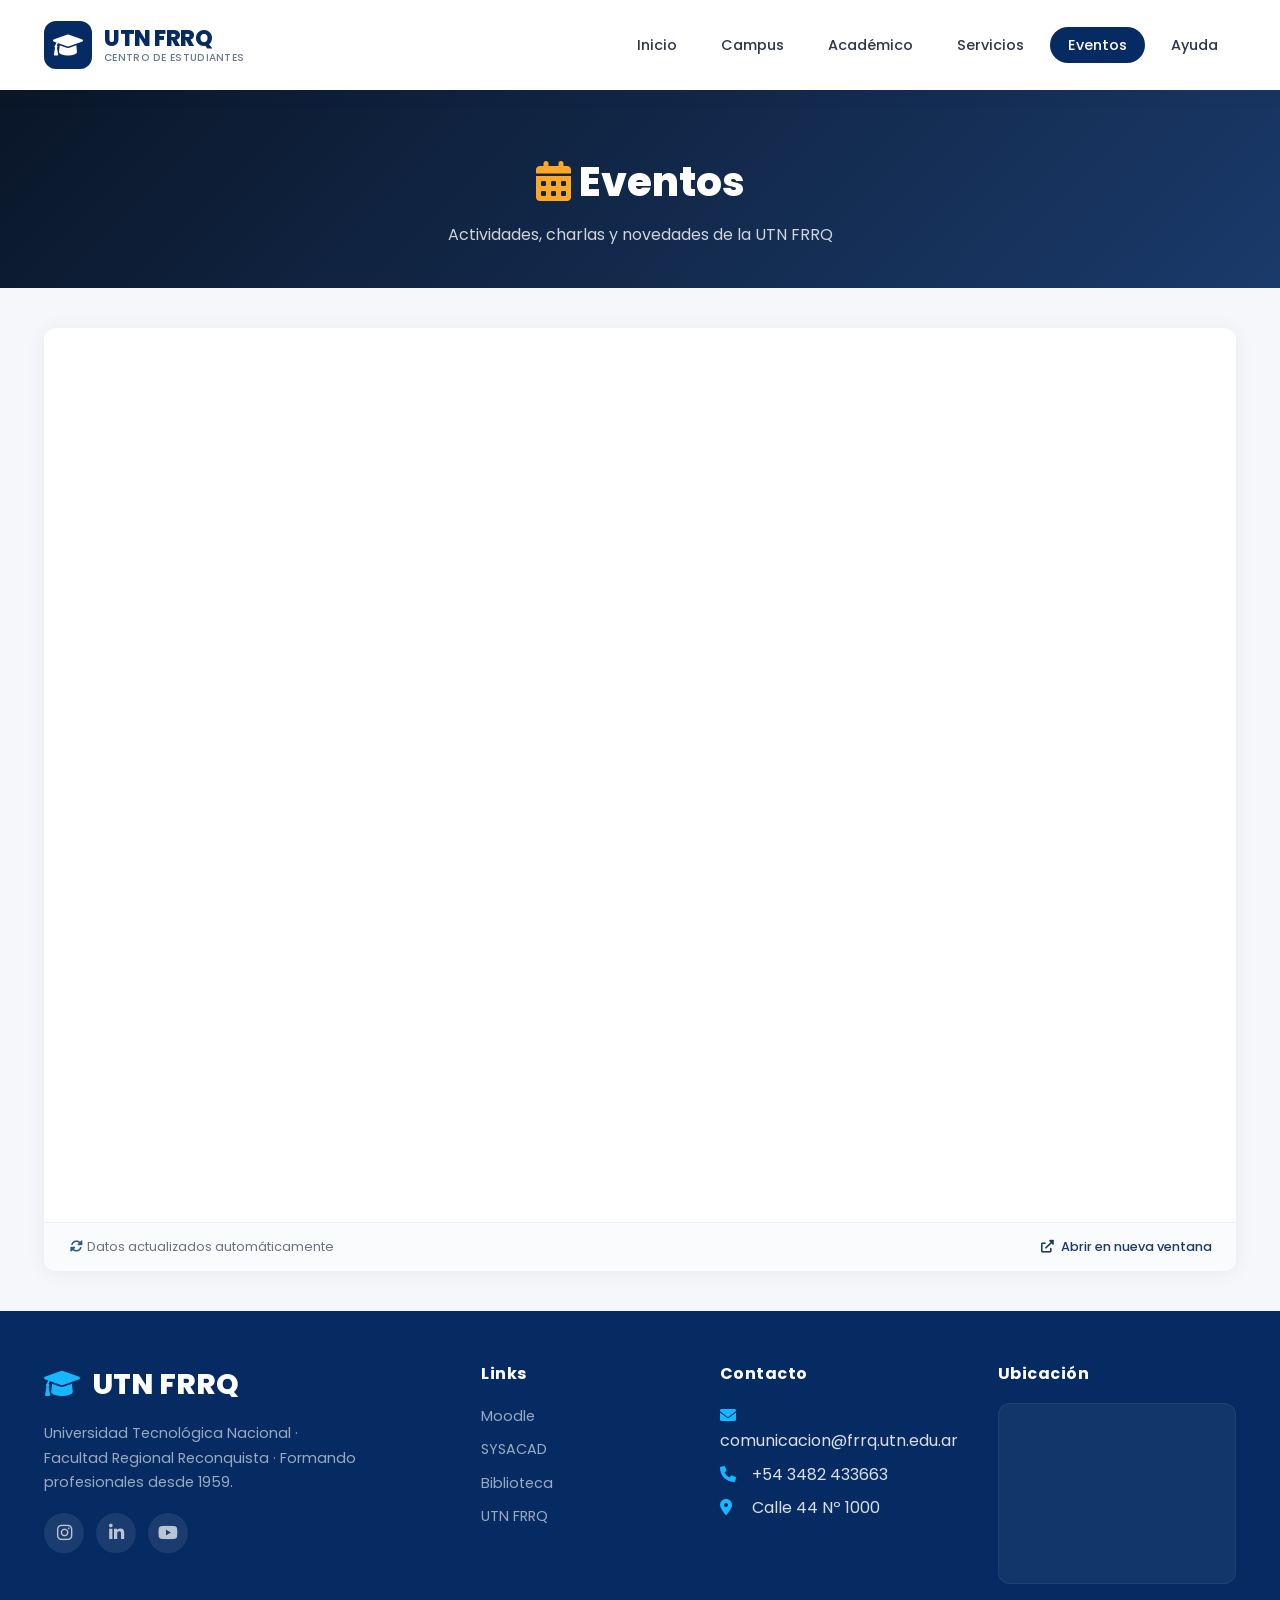
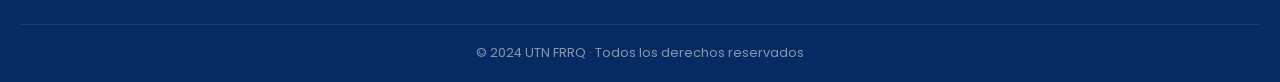
<file: eventos.html>
<!DOCTYPE html>
<html lang="es">
<head>
    <meta charset="UTF-8" />
    <meta name="viewport" content="width=device-width, initial-scale=1.0" />
    <title>Eventos · Centro de Estudiantes FRRQ</title>
    <link rel="preconnect" href="https://fonts.googleapis.com" />
    <link rel="preconnect" href="https://fonts.gstatic.com" crossorigin />
    <link href="https://fonts.googleapis.com/css2?family=Poppins:wght@300;400;500;600;700;800;900&display=swap" rel="stylesheet" />
    <link rel="stylesheet" href="https://cdnjs.cloudflare.com/ajax/libs/font-awesome/6.0.0-beta3/css/all.min.css" />
    <link rel="stylesheet" href="css/style.css" />
    <style>
        :root {
            --azul-oscuro: #0A1628;
            --azul: #1a3a6b;
            --azul-claro: #2B5B8C;
            --naranja: #F57C00;
            --naranja-claro: #FFA726;
            --gris: #F5F7FA;
            --blanco: #FFFFFF;
            --texto: #1F2937;
            --texto-claro: #6B7280;
            --sombra: 0 2px 20px rgba(0,0,0,0.06);
            --radio: 12px;
        }

        .page-header {
            background: linear-gradient(135deg, var(--azul-oscuro), var(--azul));
            padding: 60px 0 40px;
            color: white;
            text-align: center;
        }
        .page-header h1 { font-size: 2.5rem; font-weight: 800; }
        .page-header h1 i { color: var(--naranja-claro); }
        .page-header p { font-size: 1rem; opacity: 0.8; max-width: 600px; margin: 8px auto 0; }
        .page-content { padding: 40px 0; background: var(--gris); }

        /* ============================================
           MEJORA: SHEET CONTAINER CON RELACIÓN DE ASPECTO
           ============================================ */
        .sheet-container {
            background: white;
            border-radius: var(--radio);
            box-shadow: var(--sombra);
            overflow: hidden;
        }
        .iframe-wrapper {
            position: relative;
            width: 100%;
            padding-bottom: 75%; /* Relación 4:3 */
            height: 0;
            overflow: hidden;
        }
        .iframe-wrapper iframe {
            position: absolute;
            top: 0;
            left: 0;
            width: 100%;
            height: 100%;
            border: 0;
        }
        .footer-sheet {
            display: flex;
            justify-content: space-between;
            align-items: center;
            padding: 14px 24px;
            background: #fafbfc;
            border-top: 1px solid #eef0f2;
            font-size: 0.8rem;
            flex-wrap: wrap;
            gap: 8px;
        }
        .footer-sheet .info {
            color: var(--texto-claro);
        }
        .footer-sheet .info i {
            color: var(--azul-claro);
        }
        .footer-sheet a {
            color: var(--azul);
            font-weight: 500;
            text-decoration: none;
            transition: 0.2s;
        }
        .footer-sheet a:hover {
            color: var(--naranja);
        }
        .footer-sheet a i {
            margin-right: 4px;
        }

        @media (max-width: 820px) {
            .page-header h1 { font-size: 2rem; }
            .footer-container { grid-template-columns: 1fr 1fr; gap: 20px; }
            .iframe-wrapper {
                padding-bottom: 100%; /* Más altura en móvil */
            }
        }
        @media (max-width: 480px) {
            .page-header h1 { font-size: 1.6rem; }
            .page-header { padding: 35px 0 25px; }
            .footer-container { grid-template-columns: 1fr; }
            .footer-sheet {
                flex-direction: column;
                text-align: center;
            }
            .iframe-wrapper {
                padding-bottom: 120%; /* Aún más altura en móvil pequeño */
            }
        }
    </style>
</head>
<body>

    <header class="main-header">
        <div class="container header-container">
            <div class="logo">
                <div class="logo-icon"><i class="fas fa-graduation-cap"></i></div>
                <div class="logo-text">
                    <span class="logo-utn">UTN FRRQ</span>
                    <span class="logo-sub">Centro de Estudiantes</span>
                </div>
            </div>
            <nav class="main-nav">
                <ul class="nav-list">
                    <li><a href="index.html">Inicio</a></li>
                    <li><a href="campus.html">Campus</a></li>
                    <li><a href="academico.html">Académico</a></li>
                    <li><a href="servicios.html">Servicios</a></li>
                    <li><a href="eventos.html" class="active">Eventos</a></li>
                    <li><a href="ayuda.html">Ayuda</a></li>
                </ul>
            </nav>
            <button class="hamburger" aria-label="Menú"><span></span><span></span><span></span></button>
        </div>
    </header>

    <!-- ============================================
    PAGE HEADER
    ============================================ -->
    <section class="page-header">
        <div class="container">
            <h1><i class="fas fa-calendar-days"></i> Eventos</h1>
            <p>Actividades, charlas y novedades de la UTN FRRQ</p>
        </div>
    </section>

    <!-- ============================================
    PAGE CONTENT - IFRAME GOOGLE SHEETS MEJORADO
    ============================================ -->
    <section class="page-content">
        <div class="container">
            <div class="sheet-container">
                <div class="iframe-wrapper">
                    <iframe src="https://docs.google.com/spreadsheets/d/e/2PACX-1vStCkynbBtFQZN4AneFlR7OKxY6dngppXJnGJcr5xlkjS5smWdibo8KGMiuYqOBYp86ovJLRmJmW9Dz/pubhtml?widget=true&amp;headers=false" 
                            title="Eventos UTN FRRQ"
                            loading="lazy">
                    </iframe>
                </div>
                <div class="footer-sheet">
                    <span class="info">
                        <i class="fas fa-sync-alt fa-fw"></i>
                        Datos actualizados automáticamente
                    </span>
                    <a href="https://docs.google.com/spreadsheets/d/e/2PACX-1vStCkynbBtFQZN4AneFlR7OKxY6dngppXJnGJcr5xlkjS5smWdibo8KGMiuYqOBYp86ovJLRmJmW9Dz/pubhtml?widget=true&amp;headers=false" 
                       target="_blank" 
                       rel="noopener noreferrer">
                        <i class="fas fa-external-link-alt"></i>
                        Abrir en nueva ventana
                    </a>
                </div>
            </div>
        </div>
    </section>

    <!-- ============================================
    FOOTER
    ============================================ -->
    <footer class="main-footer">
        <div class="container footer-container">
            <div class="footer-col">
                <div class="footer-logo"><i class="fas fa-graduation-cap"></i>UTN FRRQ</div>
                <p class="footer-desc">Universidad Tecnológica Nacional · Facultad Regional Reconquista · Formando profesionales desde 1959.</p>
                <div class="footer-social">
                    <a href="#"><i class="fab fa-instagram"></i></a>
                    <a href="#"><i class="fab fa-linkedin-in"></i></a>
                    <a href="#"><i class="fab fa-youtube"></i></a>
                </div>
            </div>
            <div class="footer-col">
                <h4>Links</h4>
                <ul>
                    <li><a href="https://frrq.cvg.utn.edu.ar/" target="_blank">Moodle</a></li>
                    <li><a href="https://www3.frrq.utn.edu.ar/sysacadweb/loginalumno.asp" target="_blank">SYSACAD</a></li>
                    <li><a href="https://www.frrq.utn.edu.ar/biblioteca-ing-alcides-martinez/" target="_blank">Biblioteca</a></li>
                    <li><a href="https://www.frrq.utn.edu.ar" target="_blank">UTN FRRQ</a></li>
                </ul>
            </div>
            <div class="footer-col">
                <h4>Contacto</h4>
                <ul>
                    <li><i class="fas fa-envelope"></i> comunicacion@frrq.utn.edu.ar</li>
                    <li><i class="fas fa-phone"></i> +54 3482 433663</li>
                    <li><i class="fas fa-map-marker-alt"></i> Calle 44 Nº 1000</li>
                </ul>
            </div>
            <div class="footer-col">
                <h4>Ubicación</h4>
                <div class="footer-map">
                    <iframe src="https://www.google.com/maps/embed?pb=!1m14!1m8!1m3!1d6969.241812949353!2d-59.66433200000001!3d-29.146370000000005!3m2!1i1024!2i768!4f13.1!3m3!1m2!1s0x944eb070e4b85b65%3A0x2aae9b3904deeb0f!2sUTN%20-%20Facultad%20Regional%20Reconquista!5e0!3m2!1ses!2sus!4v1785991252262!5m2!1ses!2sus" 
                            width="100%" height="140" style="border:0; border-radius:8px;" allowfullscreen="" loading="lazy">
                    </iframe>
                </div>
            </div>
        </div>
        <div class="footer-bottom">
            <div class="container"><p>&copy; 2024 UTN FRRQ · Todos los derechos reservados</p></div>
        </div>
    </footer>

    <script>
        // ============================================================
        // HAMBURGER
        // ============================================================
        document.querySelector('.hamburger').addEventListener('click', function() {
            document.querySelector('.main-nav').classList.toggle('open');
        });

        // Cerrar menú al hacer clic en un enlace (móvil)
        document.querySelectorAll('.nav-list a').forEach(link => {
            link.addEventListener('click', function() {
                if (window.innerWidth <= 820) {
                    document.querySelector('.main-nav').classList.remove('open');
                }
            });
        });
    </script>

</body>
</html>
</file>
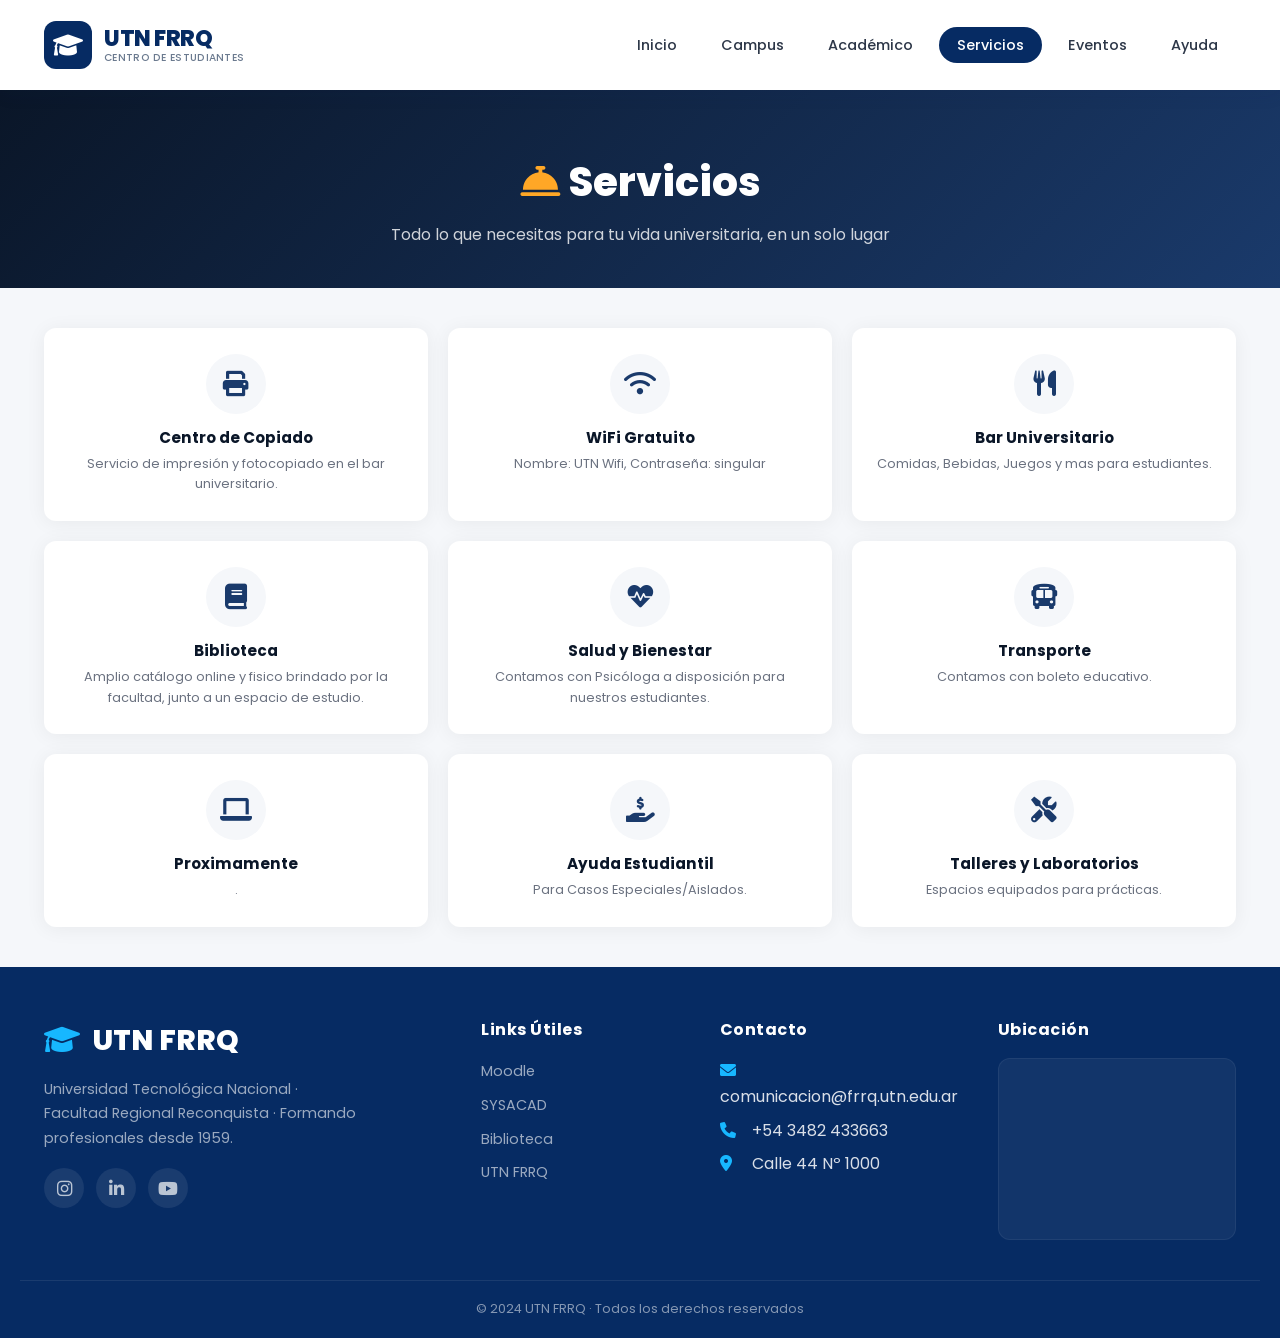
<file: servicios.html>
<!DOCTYPE html>
<html lang="es">
<head>
    <meta charset="UTF-8" />
    <meta name="viewport" content="width=device-width, initial-scale=1.0" />
    <title>Servicios · Centro de Estudiantes FRRQ</title>
    <link rel="preconnect" href="https://fonts.googleapis.com" />
    <link rel="preconnect" href="https://fonts.gstatic.com" crossorigin />
    <link href="https://fonts.googleapis.com/css2?family=Poppins:wght@300;400;500;600;700;800;900&display=swap" rel="stylesheet" />
    <link rel="stylesheet" href="https://cdnjs.cloudflare.com/ajax/libs/font-awesome/6.0.0-beta3/css/all.min.css" />
    <link rel="stylesheet" href="css/style.css" />
    <style>
        :root {
            --azul-oscuro: #0A1628;
            --azul: #1a3a6b;
            --azul-claro: #2B5B8C;
            --naranja: #F57C00;
            --naranja-claro: #FFA726;
            --gris: #F5F7FA;
            --blanco: #FFFFFF;
            --texto: #1F2937;
            --texto-claro: #6B7280;
            --sombra: 0 2px 20px rgba(0,0,0,0.06);
            --radio: 12px;
        }

        .page-header {
            background: linear-gradient(135deg, var(--azul-oscuro), var(--azul));
            padding: 60px 0 40px;
            color: white;
            text-align: center;
        }
        .page-header h1 { font-size: 2.5rem; font-weight: 800; }
        .page-header h1 i { color: var(--naranja-claro); }
        .page-header p { font-size: 1rem; opacity: 0.8; max-width: 600px; margin: 8px auto 0; }
        .page-content { padding: 40px 0; background: var(--gris); }

        .servicios-grid { display: grid; grid-template-columns: repeat(3, 1fr); gap: 20px; }
        .servicio-card {
            background: var(--blanco);
            border-radius: var(--radio);
            padding: 24px 20px;
            box-shadow: var(--sombra);
            text-align: center;
            transition: 0.3s;
            border: 2px solid transparent;
        }
        .servicio-card:hover {
            transform: translateY(-6px);
            border-color: var(--naranja);
            box-shadow: 0 12px 40px rgba(0,0,0,0.1);
        }
        .servicio-card .icon-wrapper {
            width: 60px;
            height: 60px;
            background: var(--gris);
            border-radius: 50%;
            display: flex;
            align-items: center;
            justify-content: center;
            margin: 0 auto 12px;
            font-size: 1.6rem;
            color: var(--azul);
            transition: 0.3s;
        }
        .servicio-card:hover .icon-wrapper {
            background: var(--naranja);
            color: white;
        }
        .servicio-card h3 {
            font-size: 0.95rem;
            color: var(--azul-oscuro);
            margin-bottom: 4px;
        }
        .servicio-card p {
            color: var(--texto-claro);
            font-size: 0.8rem;
            line-height: 1.6;
        }

        @media (max-width: 820px) { .servicios-grid { grid-template-columns: 1fr 1fr; } }
        @media (max-width: 480px) { .servicios-grid { grid-template-columns: 1fr; } .page-header h1 { font-size: 2rem; } }
    </style>
</head>
<body>

    <header class="main-header">
        <div class="container header-container">
            <div class="logo">
                <div class="logo-icon"><i class="fas fa-graduation-cap"></i></div>
                <div class="logo-text">
                    <span class="logo-utn">UTN FRRQ</span>
                    <span class="logo-sub">Centro de Estudiantes</span>
                </div>
            </div>
            <nav class="main-nav">
                <ul class="nav-list">
                    <li><a href="index.html">Inicio</a></li>
                    <li><a href="campus.html">Campus</a></li>
                    <li><a href="academico.html">Académico</a></li>
                    <li><a href="servicios.html" class="active">Servicios</a></li>
                    <li><a href="eventos.html">Eventos</a></li>
                    <li><a href="ayuda.html">Ayuda</a></li>
                </ul>
            </nav>
            <button class="hamburger"><span></span><span></span><span></span></button>
        </div>
    </header>

    <section class="page-header">
        <div class="container">
            <h1><i class="fas fa-concierge-bell"></i> Servicios</h1>
            <p>Todo lo que necesitas para tu vida universitaria, en un solo lugar</p>
        </div>
    </section>

    <section class="page-content">
        <div class="container">
            <div class="servicios-grid">
                <div class="servicio-card">
                    <div class="icon-wrapper"><i class="fas fa-print"></i></div>
                    <h3>Centro de Copiado</h3>
                    <p>Servicio de impresión y fotocopiado en el bar universitario.</p>
                </div>
                <div class="servicio-card">
                    <div class="icon-wrapper"><i class="fas fa-wifi"></i></div>
                    <h3>WiFi Gratuito</h3>
                    <p>Nombre: UTN Wifi, Contraseña: singular</p>
                </div>
                <div class="servicio-card">
                    <div class="icon-wrapper"><i class="fas fa-utensils"></i></div>
                    <h3>Bar Universitario</h3>
                    <p>Comidas, Bebidas, Juegos y mas para estudiantes.</p>
                </div>
                <div class="servicio-card">
                    <div class="icon-wrapper"><i class="fas fa-book"></i></div>
                    <h3>Biblioteca</h3>
                    <p>Amplio catálogo online y fisico brindado por la facultad, junto a un espacio de estudio.</p>
                </div>
                <div class="servicio-card">
                    <div class="icon-wrapper"><i class="fas fa-heartbeat"></i></div>
                    <h3>Salud y Bienestar</h3>
                    <p>Contamos con Psicóloga a disposición para nuestros estudiantes.</p>
                </div>
                <div class="servicio-card">
                    <div class="icon-wrapper"><i class="fas fa-bus"></i></div>
                    <h3>Transporte</h3>
                    <p>Contamos con boleto educativo.</p>
                </div>
                <div class="servicio-card">
                    <div class="icon-wrapper"><i class="fas fa-laptop"></i></div>
                    <h3>Proximamente</h3>
                    <p>.</p>
                </div>
                <div class="servicio-card">
                    <div class="icon-wrapper"><i class="fas fa-hand-holding-usd"></i></div>
                    <h3>Ayuda Estudiantil</h3>
                    <p>Para Casos Especiales/Aislados.</p>
                </div>
                <div class="servicio-card">
                    <div class="icon-wrapper"><i class="fas fa-tools"></i></div>
                    <h3>Talleres y Laboratorios</h3>
                    <p>Espacios equipados para prácticas.</p>
                </div>
            </div>
        </div>
    </section>

    <footer class="main-footer">
        <div class="container footer-container">
            <div class="footer-col">
                <div class="footer-logo"><i class="fas fa-graduation-cap"></i><span>UTN FRRQ</span></div>
                <p class="footer-desc">Universidad Tecnológica Nacional · Facultad Regional Reconquista · Formando profesionales desde 1959.</p>
                <div class="footer-social">
                    <a href="#"><i class="fab fa-instagram"></i></a>
                    <a href="#"><i class="fab fa-linkedin-in"></i></a>
                    <a href="#"><i class="fab fa-youtube"></i></a>
                </div>
            </div>
            <div class="footer-col">
                <h4>Links Útiles</h4>
                <ul>
                    <li><a href="https://frrq.cvg.utn.edu.ar/" target="_blank">Moodle</a></li>
                    <li><a href="https://www3.frrq.utn.edu.ar/sysacadweb/loginalumno.asp" target="_blank">SYSACAD</a></li>
                    <li><a href="https://www.frrq.utn.edu.ar/biblioteca-ing-alcides-martinez/" target="_blank">Biblioteca</a></li>
                    <li><a href="https://www.frrq.utn.edu.ar" target="_blank">UTN FRRQ</a></li>
                </ul>
            </div>
            <div class="footer-col">
                <h4>Contacto</h4>
                <ul>
                    <li><i class="fas fa-envelope"></i> comunicacion@frrq.utn.edu.ar</li>
                    <li><i class="fas fa-phone"></i> +54 3482 433663</li>
                    <li><i class="fas fa-map-marker-alt"></i> Calle 44 Nº 1000</li>
                </ul>
            </div>
            <div class="footer-col">
                <h4>Ubicación</h4>
                <div class="footer-map">
                    <iframe src="https://www.google.com/maps/embed?pb=!1m14!1m8!1m3!1d6969.241812949353!2d-59.66433200000001!3d-29.146370000000005!3m2!1i1024!2i768!4f13.1!3m3!1m2!1s0x944eb070e4b85b65%3A0x2aae9b3904deeb0f!2sUTN%20-%20Facultad%20Regional%20Reconquista!5e0!3m2!1ses!2sus!4v1785991252262!5m2!1ses!2sus" 
                            width="100%" height="140" style="border:0; border-radius:8px;" allowfullscreen="" loading="lazy">
                    </iframe>
                </div>
            </div>
        </div>
        <div class="footer-bottom">
            <div class="container"><p>&copy; 2024 UTN FRRQ · Todos los derechos reservados</p></div>
        </div>
    </footer>

    <script src="js/script.js"></script>
</body>
</html>
</file>
<file: css/style.css>
/* ==================================================
   style.css - Estilos globales
   ================================================== */

* {
    margin: 0;
    padding: 0;
    box-sizing: border-box;
}

body {
    font-family: 'Poppins', sans-serif;
    background: #F5F6F8;
    color: #1a1a2e;
    line-height: 1.6;
    overflow-x: hidden;
}

a {
    text-decoration: none;
    color: inherit;
}

ul {
    list-style: none;
}

.container {
    max-width: 1240px;
    margin: 0 auto;
    padding: 0 24px;
}

:root {
    --dark-blue: #062B63;
    --blue: #0C4DA2;
    --light-blue: #17B7FF;
    --red: #C51E3A;
    --white: #FFFFFF;
    --gray-light: #F5F6F8;
    --shadow: 0 8px 30px rgba(6, 43, 99, 0.12);
    --shadow-hover: 0 16px 48px rgba(6, 43, 99, 0.20);
    --radius: 16px;
    --transition: 0.3s cubic-bezier(0.4, 0, 0.2, 1);
}

/* ---------- HEADER ---------- */
.main-header {
    background: var(--white);
    box-shadow: 0 2px 20px rgba(6, 43, 99, 0.08);
    position: sticky;
    top: 0;
    z-index: 1000;
    height: 90px;
    display: flex;
    align-items: center;
}

.header-container {
    display: flex;
    align-items: center;
    justify-content: space-between;
    width: 100%;
    gap: 20px;
}

.logo {
    display: flex;
    align-items: center;
    gap: 12px;
    flex-shrink: 0;
}

.logo-icon {
    width: 48px;
    height: 48px;
    background: var(--dark-blue);
    border-radius: 12px;
    display: flex;
    align-items: center;
    justify-content: center;
    color: var(--white);
    font-size: 24px;
}

.logo-text {
    display: flex;
    flex-direction: column;
    line-height: 1.2;
}

.logo-utn {
    font-weight: 800;
    font-size: 1.4rem;
    color: var(--dark-blue);
    letter-spacing: -0.5px;
}

.logo-sub {
    font-size: 0.65rem;
    font-weight: 500;
    color: #6b7a8f;
    letter-spacing: 0.3px;
    text-transform: uppercase;
}

.main-nav {
    display: flex;
    align-items: center;
}

.nav-list {
    display: flex;
    gap: 8px;
}

.nav-list li a {
    padding: 8px 18px;
    border-radius: 40px;
    font-weight: 500;
    font-size: 0.9rem;
    color: #2d3748;
    transition: var(--transition);
}

.nav-list li a:hover,
.nav-list li a.active {
    background: var(--gray-light);
    color: var(--dark-blue);
}

.nav-list li a.active {
    background: var(--dark-blue);
    color: var(--white);
}

.nav-list li a.active:hover {
    background: var(--blue);
}

.hamburger {
    display: none;
    flex-direction: column;
    gap: 5px;
    background: none;
    border: none;
    cursor: pointer;
    padding: 8px;
}

.hamburger span {
    width: 28px;
    height: 3px;
    background: var(--dark-blue);
    border-radius: 4px;
    transition: var(--transition);
}

/* ---------- HERO ---------- */
.hero {
    background: var(--dark-blue);
    min-height: 500px;
    display: flex;
    align-items: center;
    position: relative;
    overflow: hidden;
    padding: 60px 0;
}

.hero-container {
    display: grid;
    grid-template-columns: 1fr 1fr;
    gap: 40px;
    align-items: center;
    width: 100%;
    position: relative;
    z-index: 2;
}

.hero-content {
    color: var(--white);
}

.hero-badge {
    display: inline-block;
    font-weight: 600;
    font-size: 0.85rem;
    letter-spacing: 3px;
    text-transform: uppercase;
    color: var(--light-blue);
    background: rgba(23, 183, 255, 0.15);
    padding: 4px 18px;
    border-radius: 40px;
    margin-bottom: 16px;
}

.hero-title {
    font-size: 4.2rem;
    font-weight: 900;
    line-height: 1.05;
    letter-spacing: -1px;
    margin-bottom: 12px;
}

.hero-subtitle {
    font-size: 1.3rem;
    font-weight: 300;
    line-height: 1.6;
    margin-bottom: 28px;
    opacity: 0.9;
}

.hero-subtitle span {
    display: inline-block;
    font-weight: 600;
    color: var(--light-blue);
    margin-right: 6px;
}

.hero-subtitle span::after {
    content: "·";
    color: var(--red);
    margin-left: 6px;
}

.hero-subtitle span:last-child::after {
    content: "";
}

.btn-primary {
    display: inline-flex;
    align-items: center;
    gap: 12px;
    background: var(--red);
    color: var(--white);
    padding: 14px 36px;
    border-radius: 60px;
    font-weight: 600;
    font-size: 1rem;
    transition: var(--transition);
    border: none;
    cursor: pointer;
}

.btn-primary:hover {
    background: #a8182f;
    transform: translateY(-3px);
    box-shadow: 0 12px 32px rgba(197, 30, 58, 0.35);
}

.btn-primary i {
    transition: var(--transition);
}

.btn-primary:hover i {
    transform: translateX(6px);
}

/* ---------- COLLAGE ---------- */
.hero-collage {
    display: grid;
    grid-template-columns: repeat(3, 1fr);
    grid-template-rows: repeat(3, 100px);
    gap: 12px;
    position: relative;
}

.collage-item {
    background: rgba(255, 255, 255, 0.08);
    border-radius: 12px;
    border: 2px solid rgba(255, 255, 255, 0.15);
    transition: var(--transition);
    background-size: cover;
    background-position: center;
}

.collage-item:hover {
    transform: scale(1.02);
    border-color: var(--light-blue);
}

.collage-1 {
    grid-column: 1 / 2;
    grid-row: 1 / 3;
    background: linear-gradient(135deg, #0C4DA2, #17B7FF);
}

.collage-2 {
    grid-column: 2 / 3;
    grid-row: 1 / 2;
    background: linear-gradient(135deg, #C51E3A, #f05a7a);
}

.collage-3 {
    grid-column: 3 / 4;
    grid-row: 1 / 2;
    background: linear-gradient(135deg, #062B63, #0C4DA2);
}

.collage-4 {
    grid-column: 2 / 4;
    grid-row: 2 / 4;
    background: linear-gradient(135deg, #17B7FF, #0C4DA2);
}

.collage-5 {
    grid-column: 1 / 2;
    grid-row: 3 / 4;
    background: linear-gradient(135deg, #C51E3A, #062B63);
}

/* ---------- SHAPES ---------- */
.hero-shapes {
    position: absolute;
    top: 0;
    left: 0;
    width: 100%;
    height: 100%;
    overflow: hidden;
    pointer-events: none;
    z-index: 1;
}

.shape {
    position: absolute;
    opacity: 0.12;
}

.shape-triangle-1 {
    width: 0;
    height: 0;
    border-left: 120px solid transparent;
    border-right: 120px solid transparent;
    border-bottom: 200px solid var(--light-blue);
    top: -60px;
    right: 10%;
    transform: rotate(15deg);
}

.shape-triangle-2 {
    width: 0;
    height: 0;
    border-left: 80px solid transparent;
    border-right: 80px solid transparent;
    border-bottom: 140px solid var(--red);
    bottom: 20px;
    left: 5%;
    transform: rotate(-10deg);
}

.shape-hexagon {
    width: 100px;
    height: 58px;
    background: var(--blue);
    clip-path: polygon(50% 0%, 100% 25%, 100% 75%, 50% 100%, 0% 75%, 0% 25%);
    top: 20%;
    left: 40%;
    opacity: 0.08;
}

.shape-polygon {
    width: 140px;
    height: 140px;
    background: var(--red);
    clip-path: polygon(30% 0%, 70% 0%, 100% 30%, 100% 70%, 70% 100%, 30% 100%, 0% 70%, 0% 30%);
    bottom: 10%;
    right: 15%;
    opacity: 0.06;
}

.shape-line-1 {
    width: 300px;
    height: 4px;
    background: var(--light-blue);
    top: 30%;
    left: -60px;
    transform: rotate(25deg);
    opacity: 0.15;
    border-radius: 4px;
}

.shape-line-2 {
    width: 200px;
    height: 4px;
    background: var(--red);
    bottom: 40%;
    right: -40px;
    transform: rotate(-20deg);
    opacity: 0.12;
    border-radius: 4px;
}

/* ---------- MAIN SECTION ---------- */
.main-section {
    padding: 60px 0 40px;
    background: var(--gray-light);
}

.three-col {
    display: grid;
    grid-template-columns: 1fr 1.6fr 1.2fr;
    gap: 32px;
    align-items: start;
}

.col-title {
    font-size: 1.2rem;
    font-weight: 700;
    color: var(--dark-blue);
    margin-bottom: 20px;
    display: flex;
    align-items: center;
    gap: 10px;
    letter-spacing: 0.5px;
}

.col-title i {
    color: var(--red);
    font-size: 1.1rem;
}

/* ---------- ACCESS ---------- */
.access-grid {
    display: grid;
    grid-template-columns: 1fr 1fr;
    gap: 14px;
}

.access-card {
    background: var(--white);
    border-radius: var(--radius);
    padding: 18px 16px;
    box-shadow: var(--shadow);
    display: flex;
    align-items: center;
    gap: 14px;
    transition: var(--transition);
    position: relative;
    overflow: hidden;
    min-height: 90px;
    cursor: pointer;
}

.access-card:hover {
    transform: translateY(-6px);
    box-shadow: var(--shadow-hover);
}

.access-card i {
    font-size: 1.8rem;
    color: var(--blue);
    flex-shrink: 0;
    width: 40px;
    text-align: center;
}

.access-card span {
    font-weight: 600;
    font-size: 0.85rem;
    color: var(--dark-blue);
    line-height: 1.3;
}

.accent-corner {
    position: absolute;
    bottom: 0;
    right: 0;
    width: 40px;
    height: 40px;
    background: var(--red);
    border-radius: 50% 0 0 0;
    opacity: 0.08;
    transition: var(--transition);
}

.access-card:hover .accent-corner {
    opacity: 0.2;
    transform: scale(1.2);
}

/* ---------- NEWS ---------- */
.news-list {
    display: flex;
    flex-direction: column;
    gap: 18px;
}

.news-card {
    background: var(--white);
    border-radius: var(--radius);
    overflow: hidden;
    box-shadow: var(--shadow);
    transition: var(--transition);
}

.news-card:hover {
    transform: translateY(-4px);
    box-shadow: var(--shadow-hover);
}

.news-img {
    height: 100px;
    background-size: cover;
    background-position: center;
}

.news-body {
    padding: 16px 18px 18px;
}

.news-date {
    font-size: 0.75rem;
    color: #8898aa;
    font-weight: 500;
}

.news-date i {
    margin-right: 4px;
}

.news-body h3 {
    font-size: 1rem;
    font-weight: 700;
    color: var(--dark-blue);
    margin: 4px 0 6px;
}

.news-body p {
    font-size: 0.85rem;
    color: #4a5a6e;
    margin-bottom: 10px;
    line-height: 1.5;
}

.news-btn {
    font-weight: 600;
    font-size: 0.8rem;
    color: var(--blue);
    display: inline-flex;
    align-items: center;
    gap: 6px;
    transition: var(--transition);
}

.news-btn:hover {
    color: var(--red);
    gap: 12px;
}

/* ---------- PROGRESS ---------- */
.progress-dashboard {
    display: flex;
    flex-direction: column;
    gap: 16px;
}

.progress-card {
    background: var(--white);
    border-radius: var(--radius);
    padding: 18px 20px;
    box-shadow: var(--shadow);
    transition: var(--transition);
}

.progress-card:hover {
    box-shadow: var(--shadow-hover);
}

.progress-card h4 {
    font-size: 0.9rem;
    font-weight: 700;
    color: var(--dark-blue);
    margin-bottom: 14px;
    display: flex;
    align-items: center;
    gap: 8px;
}

.progress-card h4 i {
    color: var(--red);
}

.progress-bar-item {
    margin-bottom: 10px;
}

.progress-bar-item span {
    font-size: 0.78rem;
    font-weight: 500;
    color: #2d3748;
    display: block;
    margin-bottom: 2px;
}

.progress-bar {
    height: 8px;
    background: #e8ecf0;
    border-radius: 20px;
    overflow: hidden;
}

.progress-fill {
    height: 100%;
    border-radius: 20px;
    transition: width 0.6s ease;
}

.grades-list li {
    display: flex;
    align-items: center;
    gap: 10px;
    padding: 6px 0;
    border-bottom: 1px solid #f0f2f5;
    font-size: 0.85rem;
    font-weight: 500;
    color: #1a1a2e;
}

.grades-list li:last-child {
    border-bottom: none;
}

.grade-dot {
    width: 10px;
    height: 10px;
    border-radius: 50%;
    flex-shrink: 0;
}

.grade-value {
    margin-left: auto;
    font-weight: 700;
    color: var(--dark-blue);
}

.schedule-grid {
    display: grid;
    grid-template-columns: repeat(5, 1fr);
    gap: 8px;
}

.schedule-day {
    background: var(--gray-light);
    border-radius: 10px;
    padding: 8px 4px;
    text-align: center;
    font-size: 0.7rem;
    font-weight: 600;
    color: var(--dark-blue);
    transition: var(--transition);
}

.schedule-day:hover {
    background: var(--blue);
    color: var(--white);
    transform: scale(1.05);
}

.schedule-day span {
    display: block;
}

.schedule-day span:first-child {
    font-weight: 700;
    font-size: 0.8rem;
}

.schedule-day span:last-child {
    font-weight: 400;
    color: #6b7a8f;
}

.schedule-day:hover span:last-child {
    color: rgba(255, 255, 255, 0.8);
}

/* ---------- RESOURCES ---------- */
.resources-section {
    padding: 60px 0;
    background: var(--white);
}

.section-title {
    font-size: 1.8rem;
    font-weight: 700;
    color: var(--dark-blue);
    text-align: center;
    margin-bottom: 40px;
    display: flex;
    align-items: center;
    justify-content: center;
    gap: 14px;
}

.section-title i {
    color: var(--red);
}

.resources-grid {
    display: grid;
    grid-template-columns: repeat(4, 1fr);
    gap: 24px;
}

.resource-card {
    background: var(--gray-light);
    border-radius: var(--radius);
    padding: 32px 24px;
    text-align: center;
    transition: var(--transition);
    border: 2px solid transparent;
}

.resource-card:hover {
    transform: translateY(-8px);
    border-color: var(--blue);
    box-shadow: var(--shadow-hover);
    background: var(--white);
}

.resource-card i {
    font-size: 2.8rem;
    color: var(--blue);
    margin-bottom: 14px;
    display: inline-block;
    transition: var(--transition);
}

.resource-card:hover i {
    color: var(--red);
    transform: scale(1.1);
}

.resource-card h3 {
    font-size: 1.1rem;
    font-weight: 700;
    color: var(--dark-blue);
    margin-bottom: 6px;
}

.resource-card p {
    font-size: 0.85rem;
    color: #5a6a7e;
    line-height: 1.5;
}

.resource-link {
    display: inline-block;
    margin-top: 10px;
    color: var(--blue);
    font-weight: 600;
    font-size: 0.8rem;
    transition: var(--transition);
}

.resource-link:hover {
    color: var(--red);
}

/* ---------- FOOTER ---------- */
.main-footer {
    background: var(--dark-blue);
    color: rgba(255, 255, 255, 0.85);
    padding: 50px 0 0;
}

.footer-container {
    display: grid;
    grid-template-columns: 2fr 1fr 1fr 1.2fr;
    gap: 40px;
    padding-bottom: 40px;
    border-bottom: 1px solid rgba(255, 255, 255, 0.08);
}

.footer-logo {
    display: flex;
    align-items: center;
    gap: 12px;
    font-size: 1.8rem;
    font-weight: 800;
    color: var(--white);
    margin-bottom: 14px;
}

.footer-logo i {
    color: var(--light-blue);
}

.footer-desc {
    font-size: 0.9rem;
    opacity: 0.7;
    line-height: 1.7;
    max-width: 320px;
    margin-bottom: 18px;
}

.footer-social {
    display: flex;
    gap: 12px;
}

.footer-social a {
    width: 40px;
    height: 40px;
    border-radius: 50%;
    background: rgba(255, 255, 255, 0.08);
    display: flex;
    align-items: center;
    justify-content: center;
    font-size: 1.1rem;
    transition: var(--transition);
    color: rgba(255, 255, 255, 0.7);
}

.footer-social a:hover {
    background: var(--red);
    color: var(--white);
    transform: translateY(-3px);
}

.footer-col h4 {
    font-size: 1rem;
    font-weight: 700;
    color: var(--white);
    margin-bottom: 16px;
    letter-spacing: 0.5px;
}

.footer-col ul li {
    margin-bottom: 8px;
}

.footer-col ul li a {
    opacity: 0.7;
    transition: var(--transition);
    font-size: 0.9rem;
}

.footer-col ul li a:hover {
    opacity: 1;
    color: var(--light-blue);
}

.footer-col ul li i {
    width: 20px;
    color: var(--light-blue);
    margin-right: 8px;
}

.footer-map {
    background: rgba(255, 255, 255, 0.05);
    border-radius: 12px;
    padding: 16px;
    text-align: center;
    border: 1px solid rgba(255, 255, 255, 0.06);
}

.footer-map i {
    font-size: 2rem;
    color: var(--red);
    display: block;
    margin-bottom: 8px;
}

.footer-map span {
    display: block;
    font-size: 0.85rem;
    opacity: 0.7;
}

.footer-bottom {
    padding: 18px 0;
    text-align: center;
    font-size: 0.8rem;
    opacity: 0.6;
}

/* ---------- RESPONSIVE ---------- */
@media (max-width: 1024px) {
    .three-col {
        grid-template-columns: 1fr 1fr;
    }
    .col-progress {
        grid-column: span 2;
    }
    .resources-grid {
        grid-template-columns: repeat(2, 1fr);
    }
    .footer-container {
        grid-template-columns: 1fr 1fr;
    }
    .hero-title {
        font-size: 3rem;
    }
    .hero-collage {
        grid-template-rows: repeat(3, 80px);
    }
}

@media (max-width: 820px) {
    .main-nav {
        display: none;
        position: absolute;
        top: 90px;
        left: 0;
        right: 0;
        background: var(--white);
        padding: 20px 24px;
        box-shadow: var(--shadow);
        border-radius: 0 0 16px 16px;
    }
    .main-nav.open {
        display: block;
    }
    .nav-list {
        flex-direction: column;
        gap: 4px;
    }
    .nav-list li a {
        display: block;
        padding: 12px 16px;
    }
    .hamburger {
        display: flex;
    }
    .hero-container {
        grid-template-columns: 1fr;
        text-align: center;
    }
    .hero-collage {
        max-width: 400px;
        margin: 0 auto;
        grid-template-rows: repeat(3, 70px);
    }
    .hero-title {
        font-size: 2.6rem;
    }
    .three-col {
        grid-template-columns: 1fr;
    }
    .col-progress {
        grid-column: span 1;
    }
    .access-grid {
        grid-template-columns: 1fr 1fr;
    }
    .resources-grid {
        grid-template-columns: 1fr 1fr;
    }
    .footer-container {
        grid-template-columns: 1fr;
        gap: 30px;
    }
}

@media (max-width: 480px) {
    .logo-sub {
        display: none;
    }
    .hero-title {
        font-size: 2rem;
    }
    .hero {
        min-height: 400px;
        padding: 40px 0;
    }
    .access-grid {
        grid-template-columns: 1fr;
    }
    .resources-grid {
        grid-template-columns: 1fr;
    }
    .schedule-grid {
        grid-template-columns: repeat(3, 1fr);
    }
    .hero-collage {
        grid-template-rows: repeat(3, 60px);
        gap: 8px;
    }
}

/* ---------- ANIMATIONS ---------- */
@keyframes fadeInUp {
    from { opacity: 0; transform: translateY(30px); }
    to { opacity: 1; transform: translateY(0); }
}

.hero-content {
    animation: fadeInUp 0.8s ease forwards;
}
.hero-collage {
    animation: fadeInUp 0.8s ease 0.2s forwards;
    opacity: 0;
}
.hero-collage {
    opacity: 1;
}
.access-card {
    animation: fadeInUp 0.5s ease forwards;
}
.access-card:nth-child(1) { animation-delay: 0.05s; }
.access-card:nth-child(2) { animation-delay: 0.1s; }
.access-card:nth-child(3) { animation-delay: 0.15s; }
.access-card:nth-child(4) { animation-delay: 0.2s; }

.news-card {
    animation: fadeInUp 0.5s ease forwards;
}
.news-card:nth-child(1) { animation-delay: 0.1s; }
.news-card:nth-child(2) { animation-delay: 0.2s; }
.news-card:nth-child(3) { animation-delay: 0.3s; }

.progress-card {
    animation: fadeInUp 0.5s ease forwards;
}
.progress-card:nth-child(1) { animation-delay: 0.1s; }
.progress-card:nth-child(2) { animation-delay: 0.2s; }
.progress-card:nth-child(3) { animation-delay: 0.3s; }

.resource-card {
    animation: fadeInUp 0.5s ease forwards;
}
.resource-card:nth-child(1) { animation-delay: 0.05s; }
.resource-card:nth-child(2) { animation-delay: 0.1s; }
.resource-card:nth-child(3) { animation-delay: 0.15s; }
.resource-card:nth-child(4) { animation-delay: 0.2s; }
</file>
